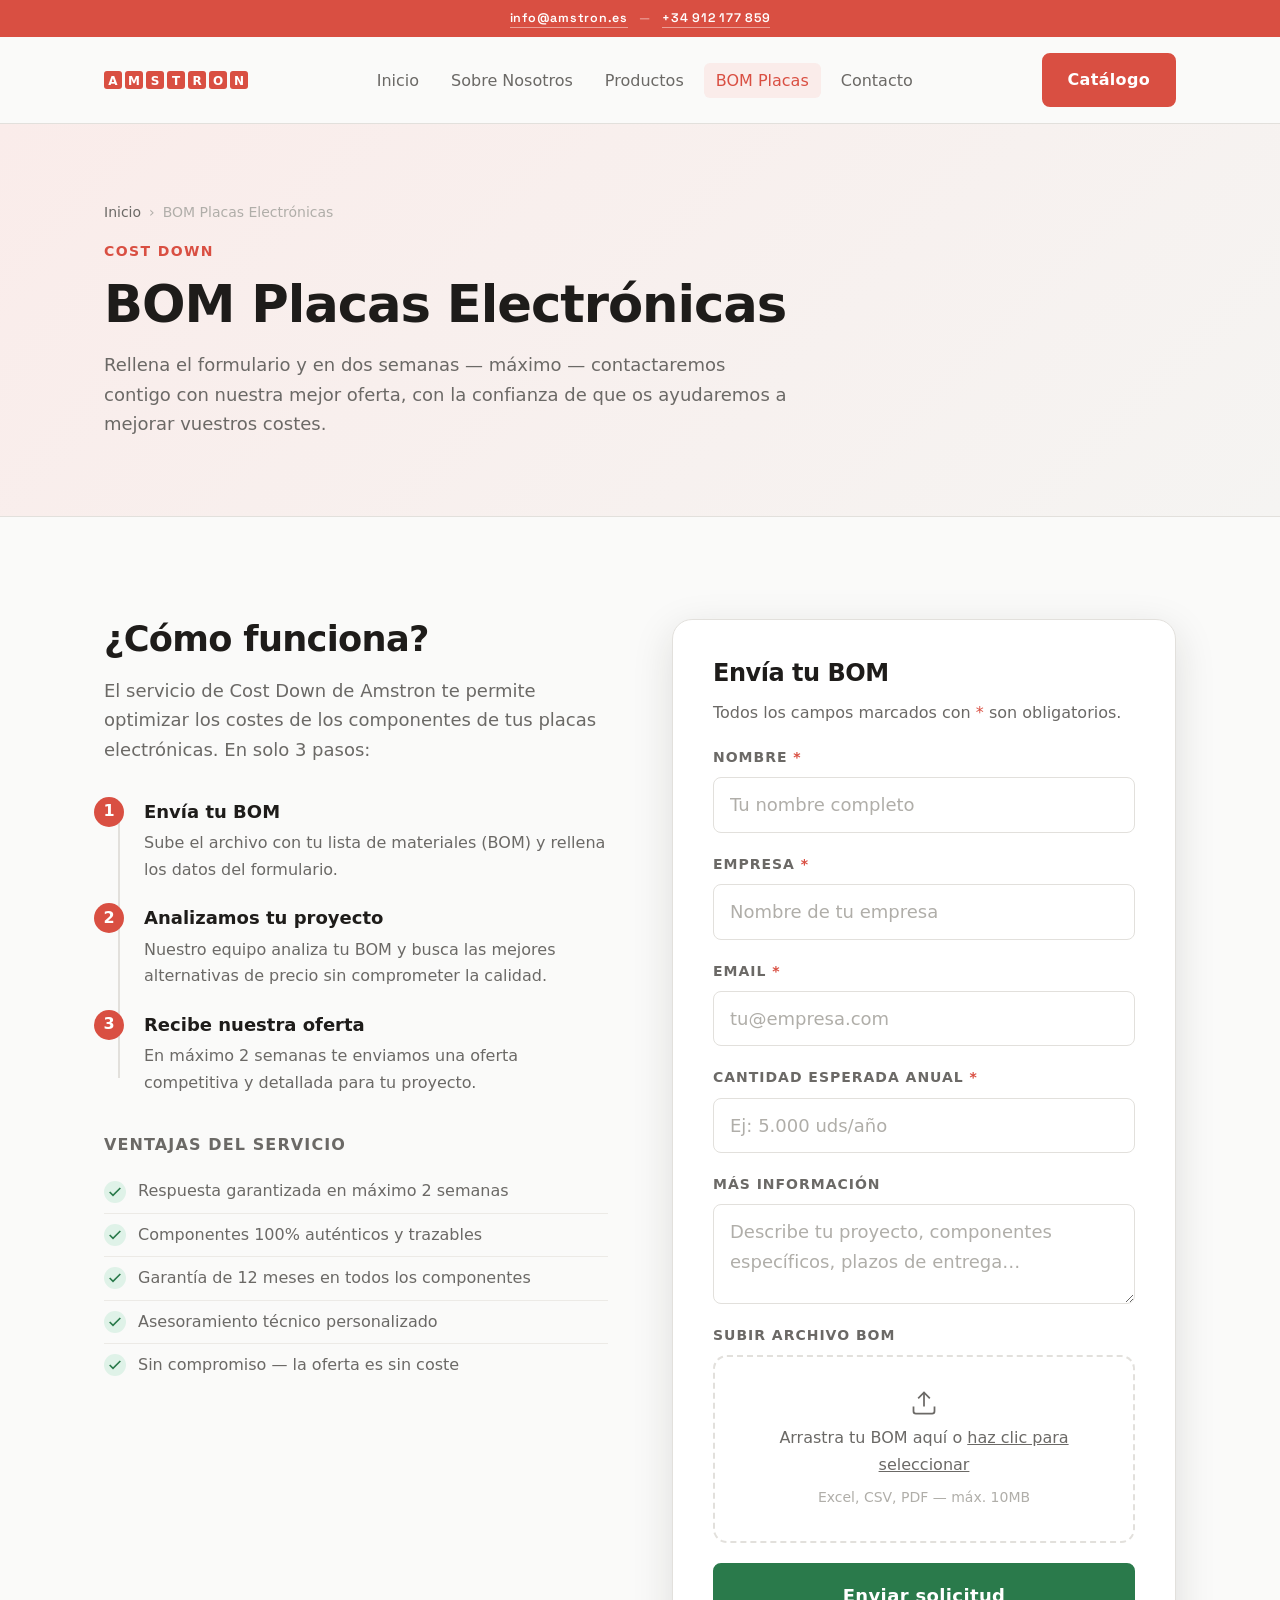
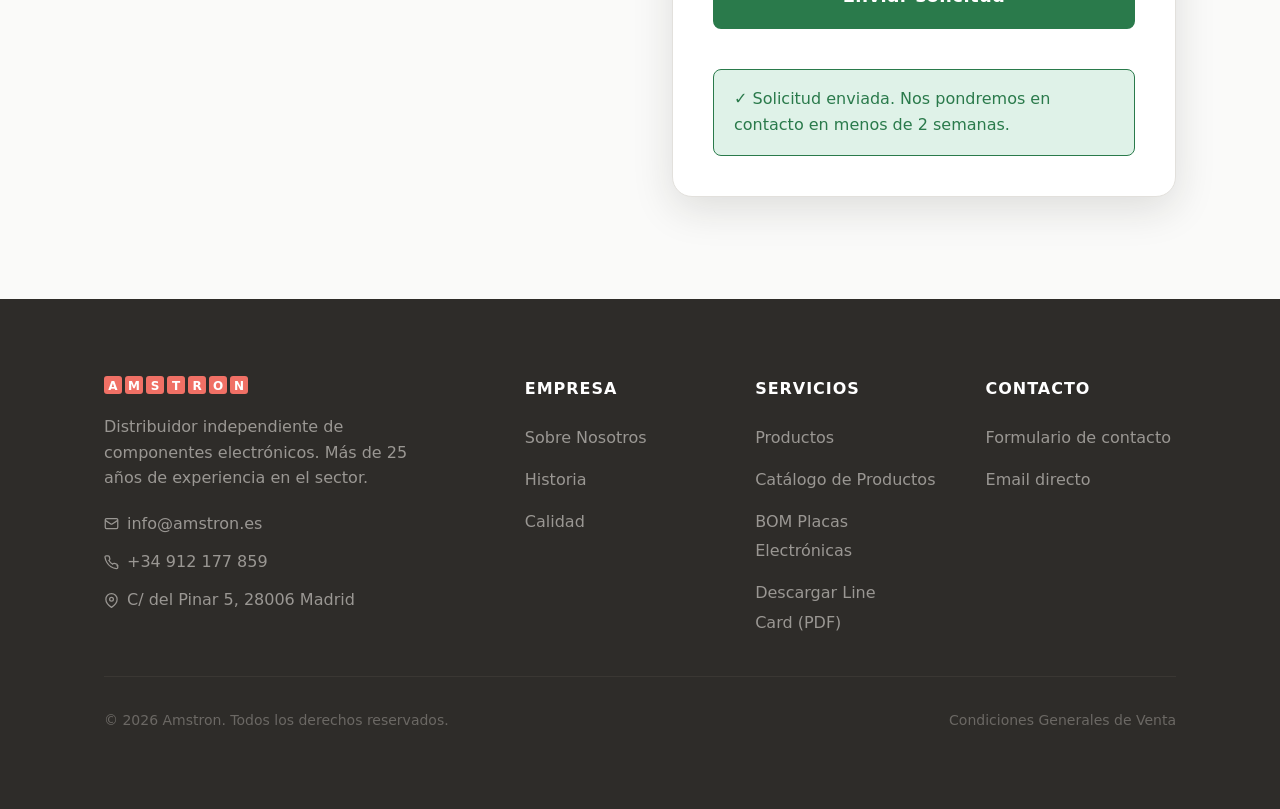
<file: bom.html>
<!DOCTYPE html>
<html lang="es">
<head>
  <meta charset="UTF-8" />
  <meta name="viewport" content="width=device-width, initial-scale=1.0" />
  <link rel="preconnect" href="https://api.fontshare.com" />
  <link href="https://api.fontshare.com/v2/css?f[]=cabinet-grotesk@800,700,500,400&f[]=satoshi@700,500,400&display=swap" rel="stylesheet" />
  <link rel="preconnect" href="https://fonts.googleapis.com" />
  <link rel="preconnect" href="https://fonts.gstatic.com" crossorigin />
  <link href="https://fonts.googleapis.com/css2?family=Space+Grotesk:wght@400;500;600&display=swap" rel="stylesheet" />
  <title>BOM Placas Electrónicas — Amstron</title>
  <meta name="description" content="Envíanos tu BOM (Bill of Materials) y te ofrecemos el mejor precio en dos semanas. Servicio de Cost Down para placas electrónicas." />
  
  
  <link rel="stylesheet" href="css/tokens.css" />
  <link rel="stylesheet" href="css/base.css" />
  <link rel="stylesheet" href="css/layout.css" />
  <link rel="stylesheet" href="css/bom.css" />
</head>
<body>

  <div id="site-header"></div>

  <main>
    <div class="page-hero">
      <div class="container">
        <nav class="breadcrumb">
          <a href="index.html">Inicio</a>
          <span>›</span>
          <span>BOM Placas Electrónicas</span>
        </nav>
        <p class="page-hero__eyebrow">Cost Down</p>
        <h1 class="page-hero__title">BOM Placas Electrónicas</h1>
        <p class="page-hero__sub">Rellena el formulario y en dos semanas — máximo — contactaremos contigo con nuestra mejor oferta, con la confianza de que os ayudaremos a mejorar vuestros costes.</p>
      </div>
    </div>

    <section class="section bom-section">
      <div class="container">
        <div class="bom-grid">

          <!-- LEFT: info -->
          <div class="bom-info reveal">
            <h2>¿Cómo funciona?</h2>
            <p>El servicio de Cost Down de Amstron te permite optimizar los costes de los componentes de tus placas electrónicas. En solo 3 pasos:</p>
            <div class="bom-steps">
              <div class="bom-step">
                <div class="bom-step__num">1</div>
                <div class="bom-step__content">
                  <strong>Envía tu BOM</strong>
                  <p>Sube el archivo con tu lista de materiales (BOM) y rellena los datos del formulario.</p>
                </div>
              </div>
              <div class="bom-step">
                <div class="bom-step__num">2</div>
                <div class="bom-step__content">
                  <strong>Analizamos tu proyecto</strong>
                  <p>Nuestro equipo analiza tu BOM y busca las mejores alternativas de precio sin comprometer la calidad.</p>
                </div>
              </div>
              <div class="bom-step">
                <div class="bom-step__num">3</div>
                <div class="bom-step__content">
                  <strong>Recibe nuestra oferta</strong>
                  <p>En máximo 2 semanas te enviamos una oferta competitiva y detallada para tu proyecto.</p>
                </div>
              </div>
            </div>

            <div class="bom-benefits">
              <h3>Ventajas del servicio</h3>
              <div class="benefit-item">
                <div class="benefit-icon">
                  <svg width="16" height="16" viewBox="0 0 24 24" fill="none" stroke="currentColor" stroke-width="2.5"><polyline points="20 6 9 17 4 12"/></svg>
                </div>
                <span>Respuesta garantizada en máximo 2 semanas</span>
              </div>
              <div class="benefit-item">
                <div class="benefit-icon">
                  <svg width="16" height="16" viewBox="0 0 24 24" fill="none" stroke="currentColor" stroke-width="2.5"><polyline points="20 6 9 17 4 12"/></svg>
                </div>
                <span>Componentes 100% auténticos y trazables</span>
              </div>
              <div class="benefit-item">
                <div class="benefit-icon">
                  <svg width="16" height="16" viewBox="0 0 24 24" fill="none" stroke="currentColor" stroke-width="2.5"><polyline points="20 6 9 17 4 12"/></svg>
                </div>
                <span>Garantía de 12 meses en todos los componentes</span>
              </div>
              <div class="benefit-item">
                <div class="benefit-icon">
                  <svg width="16" height="16" viewBox="0 0 24 24" fill="none" stroke="currentColor" stroke-width="2.5"><polyline points="20 6 9 17 4 12"/></svg>
                </div>
                <span>Asesoramiento técnico personalizado</span>
              </div>
              <div class="benefit-item">
                <div class="benefit-icon">
                  <svg width="16" height="16" viewBox="0 0 24 24" fill="none" stroke="currentColor" stroke-width="2.5"><polyline points="20 6 9 17 4 12"/></svg>
                </div>
                <span>Sin compromiso — la oferta es sin coste</span>
              </div>
            </div>
          </div>

          <!-- RIGHT: form -->
          <div class="bom-form-wrap reveal reveal-delay-2">
            <div class="bom-form-card">
              <h3>Envía tu BOM</h3>
              <p class="bom-form-sub">Todos los campos marcados con <span style="color: var(--color-primary);">*</span> son obligatorios.</p>
              <form class="contact-form bom-form" novalidate>
                <div class="form-group">
                  <label for="bnom">Nombre <span style="color: var(--color-primary);">*</span></label>
                  <input type="text" id="bnom" class="form-control" placeholder="Tu nombre completo" required />
                </div>
                <div class="form-group">
                  <label for="bemp">Empresa <span style="color: var(--color-primary);">*</span></label>
                  <input type="text" id="bemp" class="form-control" placeholder="Nombre de tu empresa" required />
                </div>
                <div class="form-group">
                  <label for="bemail">Email <span style="color: var(--color-primary);">*</span></label>
                  <input type="email" id="bemail" class="form-control" placeholder="tu@empresa.com" required />
                </div>
                <div class="form-group">
                  <label for="bcantidad">Cantidad esperada anual <span style="color: var(--color-primary);">*</span></label>
                  <input type="text" id="bcantidad" class="form-control" placeholder="Ej: 5.000 uds/año" required />
                </div>
                <div class="form-group">
                  <label for="binfo">Más información</label>
                  <textarea id="binfo" class="form-control" placeholder="Describe tu proyecto, componentes específicos, plazos de entrega…" style="min-height: 100px;"></textarea>
                </div>
                <div class="form-group">
                  <label for="bfile">Subir archivo BOM</label>
                  <div class="file-upload-area" onclick="document.getElementById('bfile').click()">
                    <svg width="28" height="28" viewBox="0 0 24 24" fill="none" stroke="currentColor" stroke-width="1.5"><path d="M21 15v4a2 2 0 0 1-2 2H5a2 2 0 0 1-2-2v-4"/><polyline points="17 8 12 3 7 8"/><line x1="12" y1="3" x2="12" y2="15"/></svg>
                    <span class="file-upload-label">Arrastra tu BOM aquí o <u>haz clic para seleccionar</u></span>
                    <span class="file-upload-hint">Excel, CSV, PDF — máx. 10MB</span>
                    <input type="file" id="bfile" accept=".xlsx,.xls,.csv,.pdf" style="display:none;" />
                  </div>
                </div>
                <button type="submit" class="btn btn--cta btn--lg" style="width: 100%; justify-content: center;" data-label="Enviar solicitud">Enviar solicitud</button>
                <div class="form-message form-message--success" style="margin-top: var(--space-5);">✓ Solicitud enviada. Nos pondremos en contacto en menos de 2 semanas.</div>
                <div class="form-message form-message--error" style="display: none; margin-top: var(--space-5);"></div>
              </form>
            </div>
          </div>
        </div>
      </div>
    </section>
  </main>

  <div id="site-footer"></div>

  <script src="js/components.js"></script>
  <script src="js/main.js"></script>
  <script>
    // File upload preview
    document.getElementById('bfile').addEventListener('change', function () {
      const label = document.querySelector('.file-upload-label');
      if (this.files.length > 0) {
        label.textContent = '✓ ' + this.files[0].name;
      }
    });
  </script>
</body>
</html>
</file>
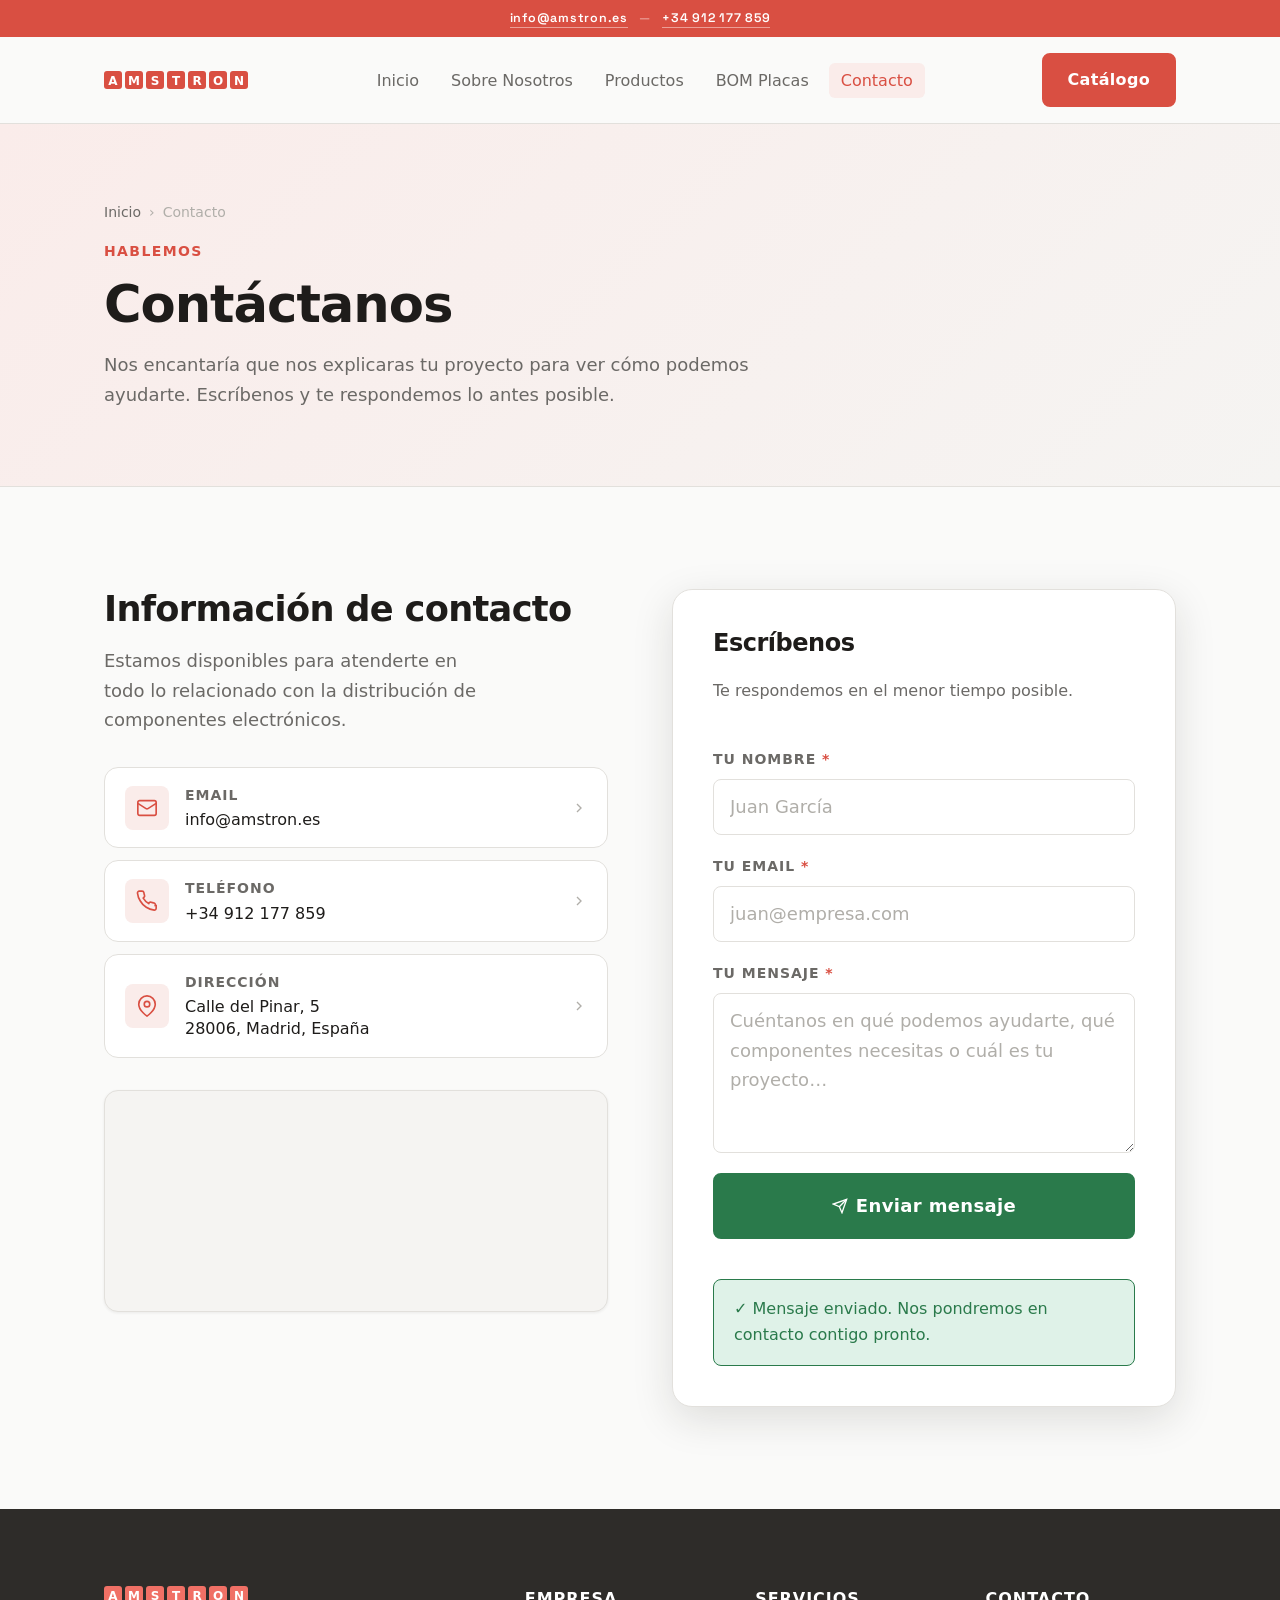
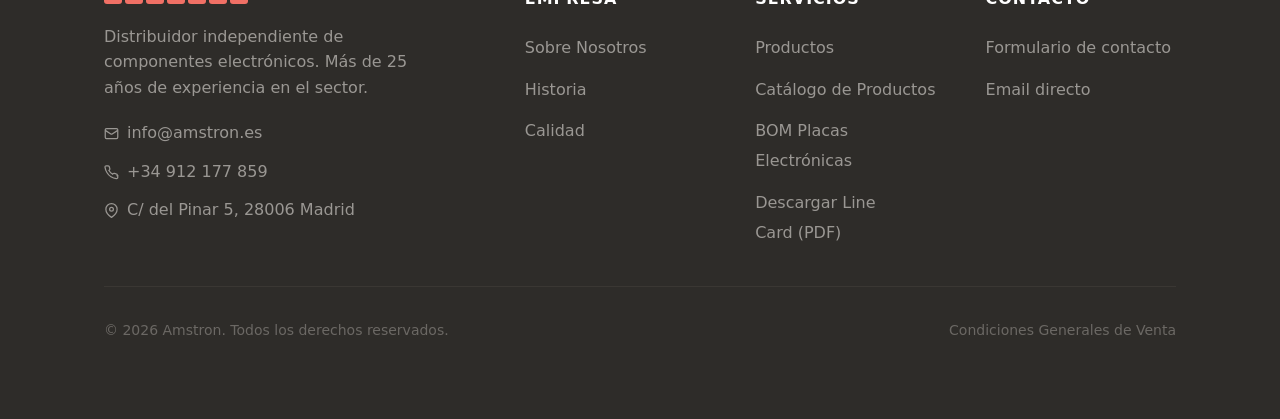
<file: contacto.html>
<!DOCTYPE html>
<html lang="es">
<head>
  <meta charset="UTF-8" />
  <meta name="viewport" content="width=device-width, initial-scale=1.0" />
  <link rel="preconnect" href="https://api.fontshare.com" />
  <link href="https://api.fontshare.com/v2/css?f[]=cabinet-grotesk@800,700,500,400&f[]=satoshi@700,500,400&display=swap" rel="stylesheet" />
  <link rel="preconnect" href="https://fonts.googleapis.com" />
  <link rel="preconnect" href="https://fonts.gstatic.com" crossorigin />
  <link href="https://fonts.googleapis.com/css2?family=Space+Grotesk:wght@400;500;600&display=swap" rel="stylesheet" />
  <title>Contacto — Amstron</title>
  <meta name="description" content="Contacta con Amstron para cualquier consulta sobre componentes electrónicos. Estamos en Madrid y respondemos rápidamente." />
  
  
  <link rel="stylesheet" href="css/tokens.css" />
  <link rel="stylesheet" href="css/base.css" />
  <link rel="stylesheet" href="css/layout.css" />
  <link rel="stylesheet" href="css/contacto.css" />
</head>
<body>

  <div id="site-header"></div>

  <main>
    <div class="page-hero">
      <div class="container">
        <nav class="breadcrumb">
          <a href="index.html">Inicio</a>
          <span>›</span>
          <span>Contacto</span>
        </nav>
        <p class="page-hero__eyebrow">Hablemos</p>
        <h1 class="page-hero__title">Contáctanos</h1>
        <p class="page-hero__sub">Nos encantaría que nos explicaras tu proyecto para ver cómo podemos ayudarte. Escríbenos y te respondemos lo antes posible.</p>
      </div>
    </div>

    <section class="section contacto-section">
      <div class="container">
        <div class="contacto-grid">

          <!-- LEFT: info & details -->
          <div class="contacto-info reveal">
            <h2>Información de contacto</h2>
            <p class="contacto-intro">Estamos disponibles para atenderte en todo lo relacionado con la distribución de componentes electrónicos.</p>

            <div class="contact-details">
              <a href="mailto:info@amstron.es" class="contact-detail-card">
                <div class="contact-detail-icon">
                  <svg width="22" height="22" viewBox="0 0 24 24" fill="none" stroke="currentColor" stroke-width="1.8"><rect x="2" y="4" width="20" height="16" rx="2"/><path d="m22 7-8.97 5.7a1.94 1.94 0 0 1-2.06 0L2 7"/></svg>
                </div>
                <div class="contact-detail-body">
                  <span class="contact-detail-label">Email</span>
                  <span class="contact-detail-value">info@amstron.es</span>
                </div>
                <svg class="contact-detail-arrow" width="16" height="16" viewBox="0 0 24 24" fill="none" stroke="currentColor" stroke-width="2"><path d="m9 18 6-6-6-6"/></svg>
              </a>

              <a href="tel:+34912177859" class="contact-detail-card">
                <div class="contact-detail-icon">
                  <svg width="22" height="22" viewBox="0 0 24 24" fill="none" stroke="currentColor" stroke-width="1.8"><path d="M22 16.92v3a2 2 0 0 1-2.18 2 19.79 19.79 0 0 1-8.63-3.07A19.5 19.5 0 0 1 4.69 12 19.79 19.79 0 0 1 1.61 3.4 2 2 0 0 1 3.6 1.22h3a2 2 0 0 1 2 1.72c.127.96.361 1.903.7 2.81a2 2 0 0 1-.45 2.11L7.91 8.77a16 16 0 0 0 6 6l.51-.93a2 2 0 0 1 2.11-.45 12.84 12.84 0 0 0 2.81.7A2 2 0 0 1 21 16.92z"/></svg>
                </div>
                <div class="contact-detail-body">
                  <span class="contact-detail-label">Teléfono</span>
                  <span class="contact-detail-value">+34 912 177 859</span>
                </div>
                <svg class="contact-detail-arrow" width="16" height="16" viewBox="0 0 24 24" fill="none" stroke="currentColor" stroke-width="2"><path d="m9 18 6-6-6-6"/></svg>
              </a>

              <a href="https://maps.google.com/?q=Calle+del+Pinar+5+28006+Madrid" target="_blank" rel="noopener" class="contact-detail-card">
                <div class="contact-detail-icon">
                  <svg width="22" height="22" viewBox="0 0 24 24" fill="none" stroke="currentColor" stroke-width="1.8"><path d="M21 10c0 7-9 13-9 13s-9-6-9-13a9 9 0 0 1 18 0z"/><circle cx="12" cy="10" r="3"/></svg>
                </div>
                <div class="contact-detail-body">
                  <span class="contact-detail-label">Dirección</span>
                  <span class="contact-detail-value">Calle del Pinar, 5<br>28006, Madrid, España</span>
                </div>
                <svg class="contact-detail-arrow" width="16" height="16" viewBox="0 0 24 24" fill="none" stroke="currentColor" stroke-width="2"><path d="m9 18 6-6-6-6"/></svg>
              </a>
            </div>

            <!-- Map embed placeholder -->
            <div class="map-block">
              <iframe
                title="Ubicación de Amstron en Madrid"
                src="https://www.google.com/maps/embed?pb=!1m18!1m12!1m3!1d3036.9!2d-3.682!3d40.438!2m3!1f0!2f0!3f0!3m2!1i1024!2i768!4f13.1!3m3!1m2!1s0xd4228836eed5d%3A0x1!2sCalle%20del%20Pinar%205%2C%2028006%20Madrid!5e0!3m2!1ses!2ses!4v1234567890"
                width="100%"
                height="220"
                style="border:0; border-radius: var(--radius-lg); display: block;"
                allowfullscreen=""
                loading="lazy"
                referrerpolicy="no-referrer-when-downgrade">
              </iframe>
            </div>
          </div>

          <!-- RIGHT: form -->
          <div class="contacto-form-wrap reveal reveal-delay-2">
            <div class="contacto-form-card">
              <h3>Escríbenos</h3>
              <p style="font-size: var(--text-sm); color: var(--color-text-muted); margin-bottom: var(--space-6);">Te respondemos en el menor tiempo posible.</p>
              <form class="contact-form" novalidate>
                <div class="form-group">
                  <label for="cname">Tu nombre <span style="color: var(--color-primary);">*</span></label>
                  <input type="text" id="cname" class="form-control" placeholder="Juan García" required />
                </div>
                <div class="form-group">
                  <label for="cemail">Tu email <span style="color: var(--color-primary);">*</span></label>
                  <input type="email" id="cemail" class="form-control" placeholder="juan@empresa.com" required />
                </div>
                <div class="form-group">
                  <label for="cmsg">Tu mensaje <span style="color: var(--color-primary);">*</span></label>
                  <textarea id="cmsg" class="form-control" placeholder="Cuéntanos en qué podemos ayudarte, qué componentes necesitas o cuál es tu proyecto…" required style="min-height: 160px;"></textarea>
                </div>
                <button type="submit" class="btn btn--cta btn--lg" style="width: 100%; justify-content: center;" data-label="Enviar mensaje">
                  <svg width="16" height="16" viewBox="0 0 24 24" fill="none" stroke="currentColor" stroke-width="2"><path d="m22 2-7 20-4-9-9-4 20-7z"/><path d="M22 2 11 13"/></svg>
                  Enviar mensaje
                </button>
                <div class="form-message form-message--success" style="margin-top: var(--space-5);">✓ Mensaje enviado. Nos pondremos en contacto contigo pronto.</div>
                <div class="form-message form-message--error" style="display: none; margin-top: var(--space-5);"></div>
              </form>
            </div>
          </div>

        </div>
      </div>
    </section>

  </main>

  <div id="site-footer"></div>

  <script src="js/components.js"></script>
  <script src="js/main.js"></script>
</body>
</html>
</file>
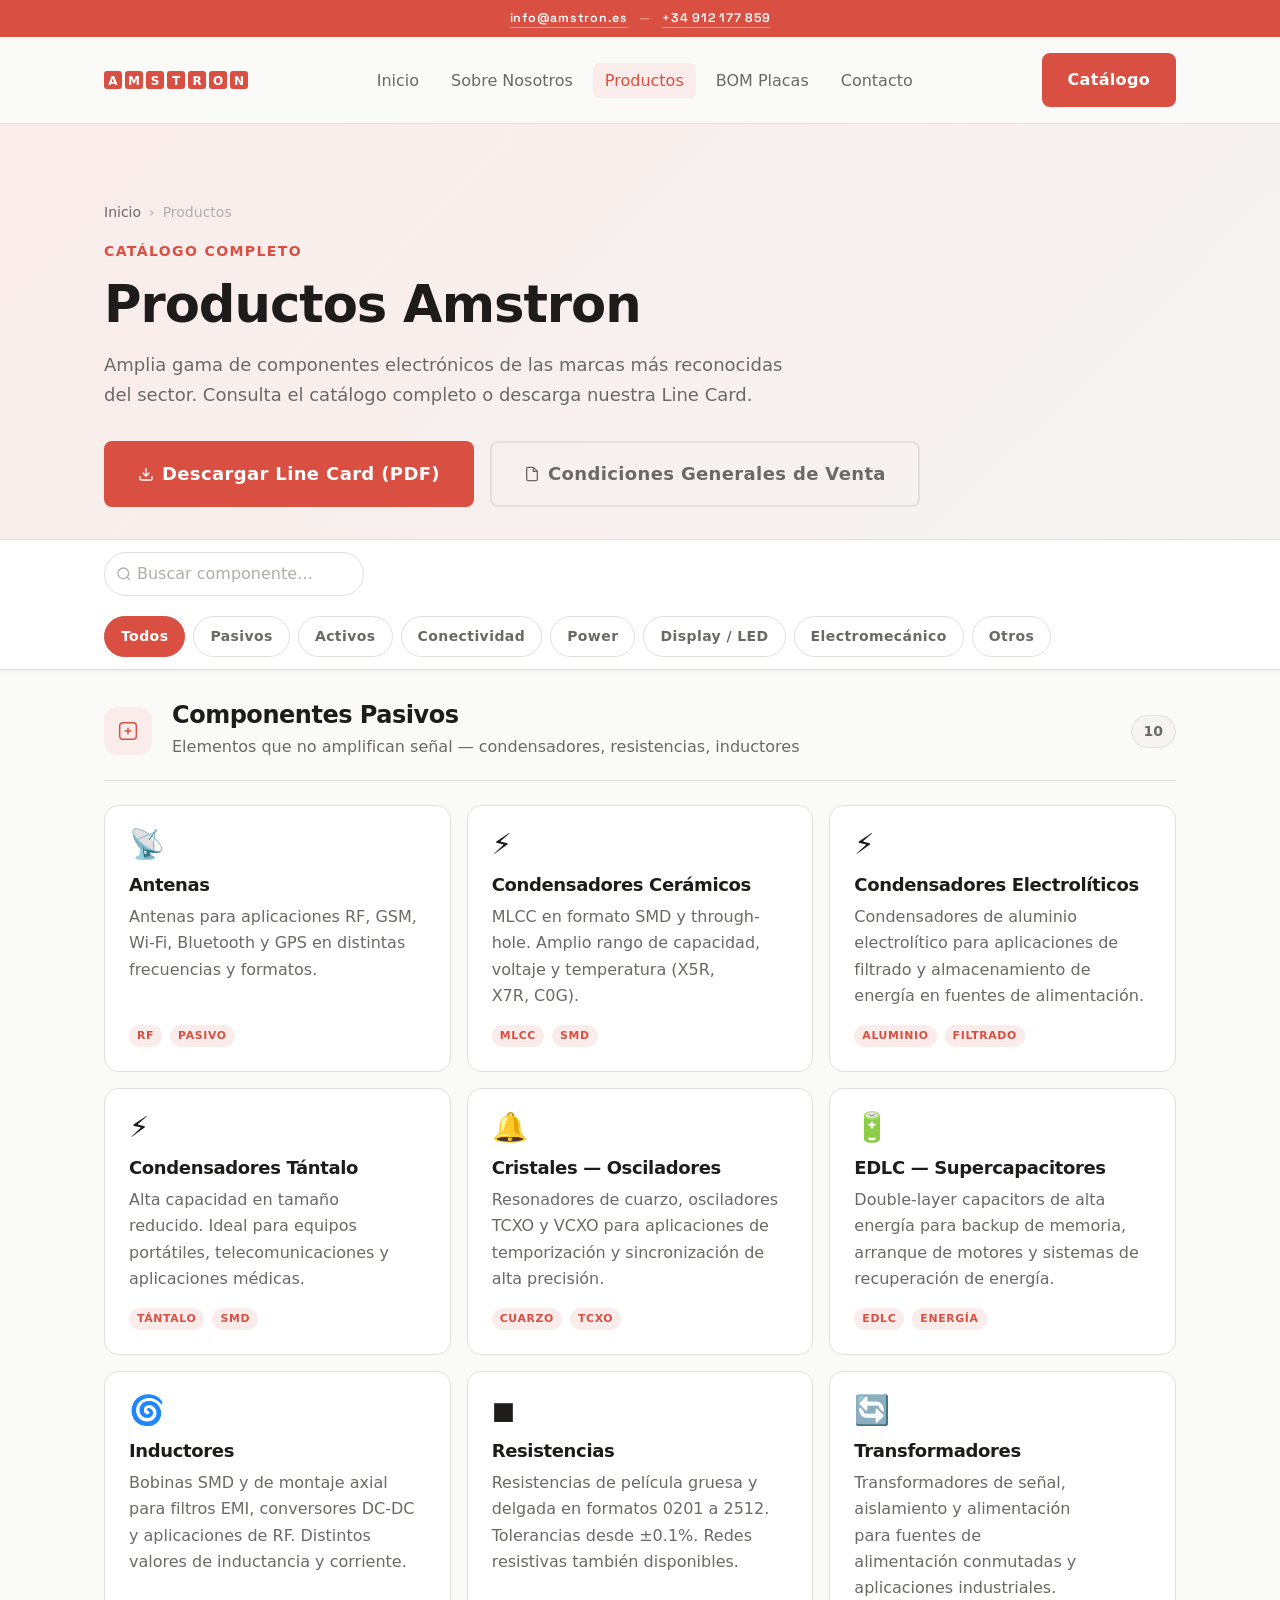
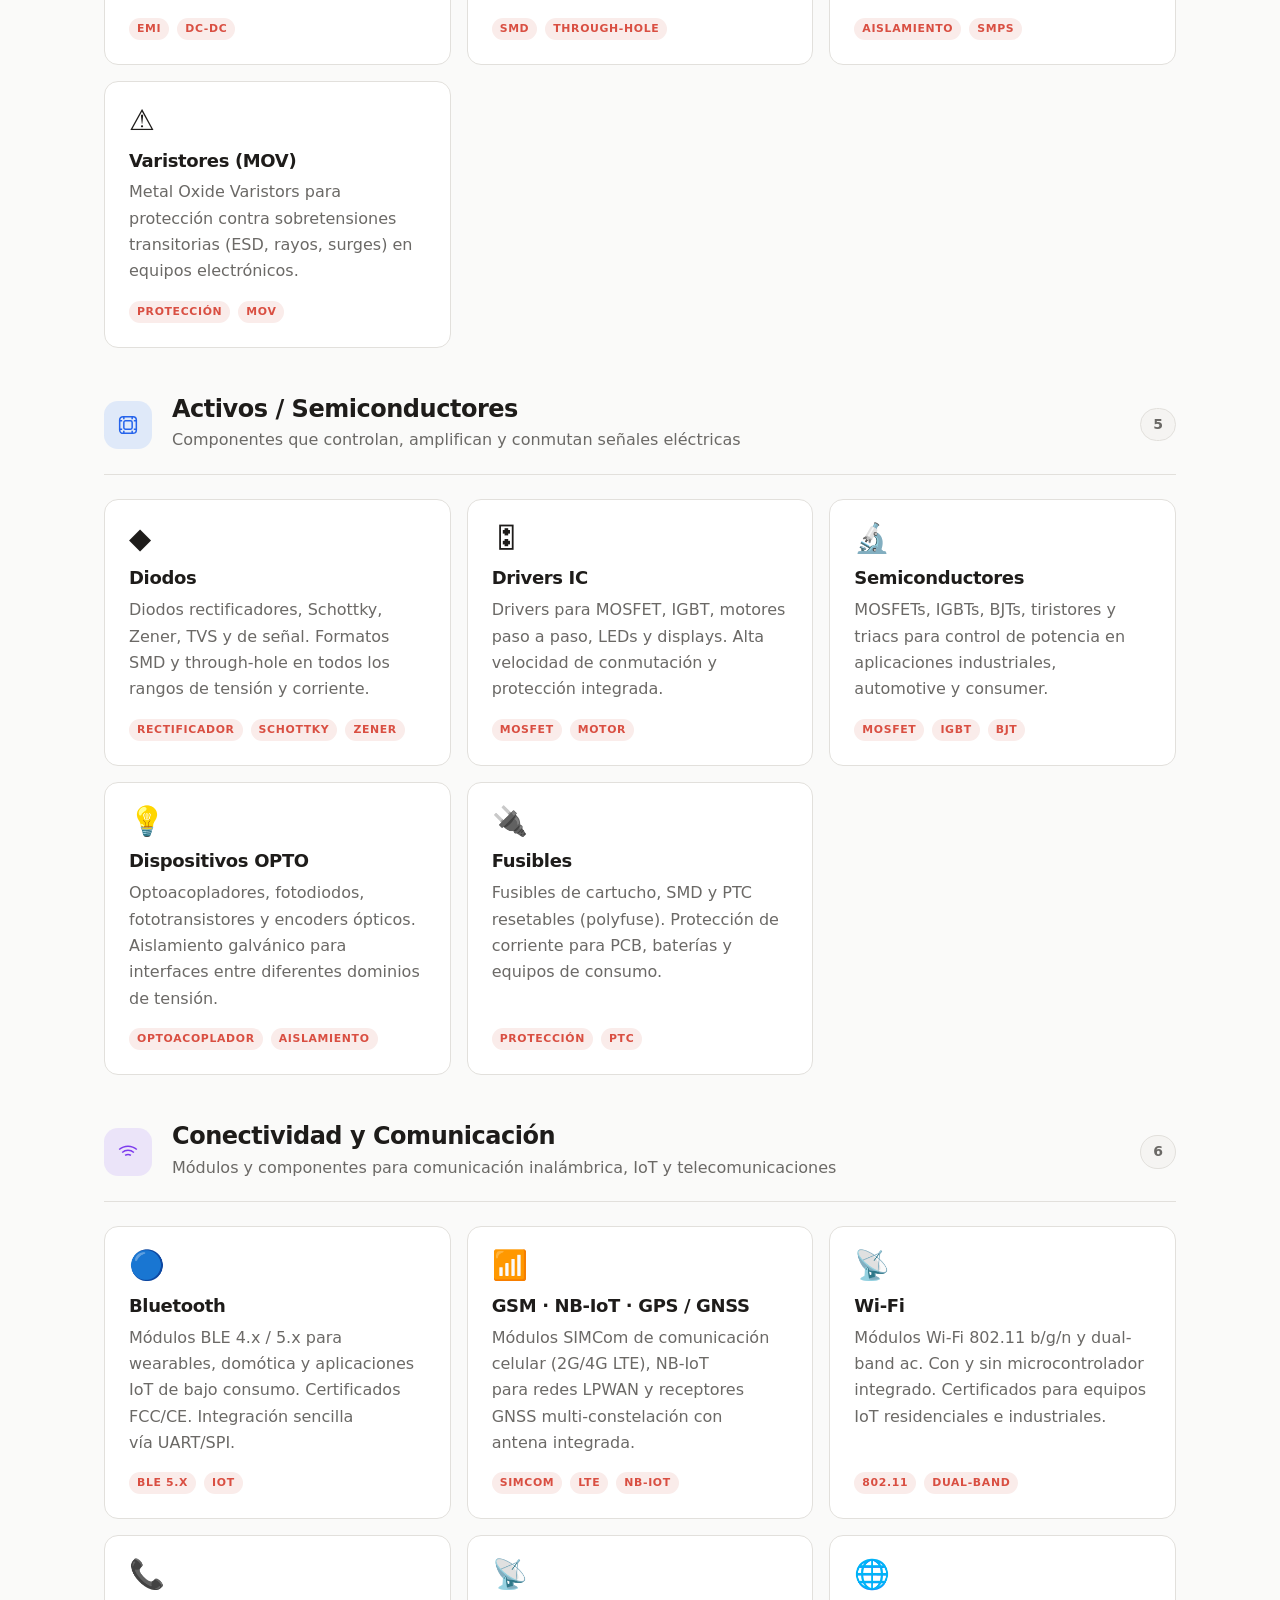
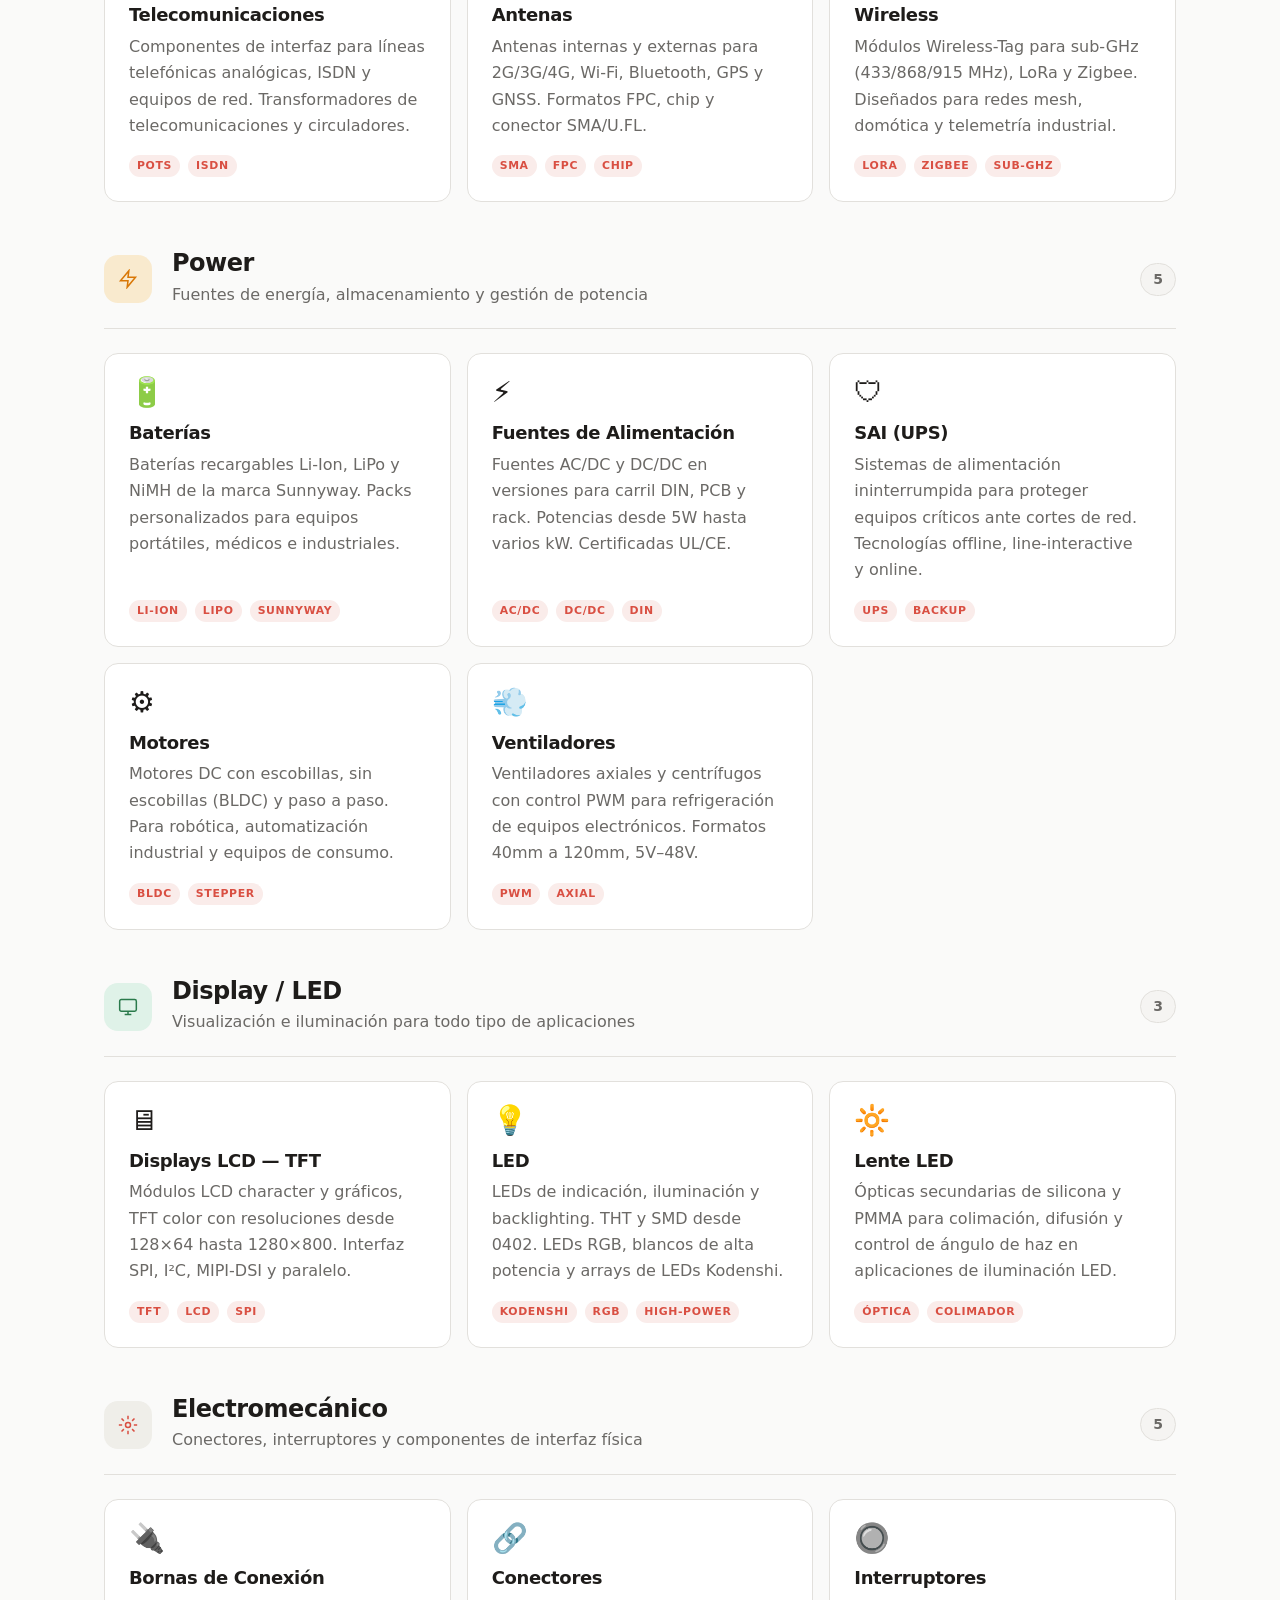
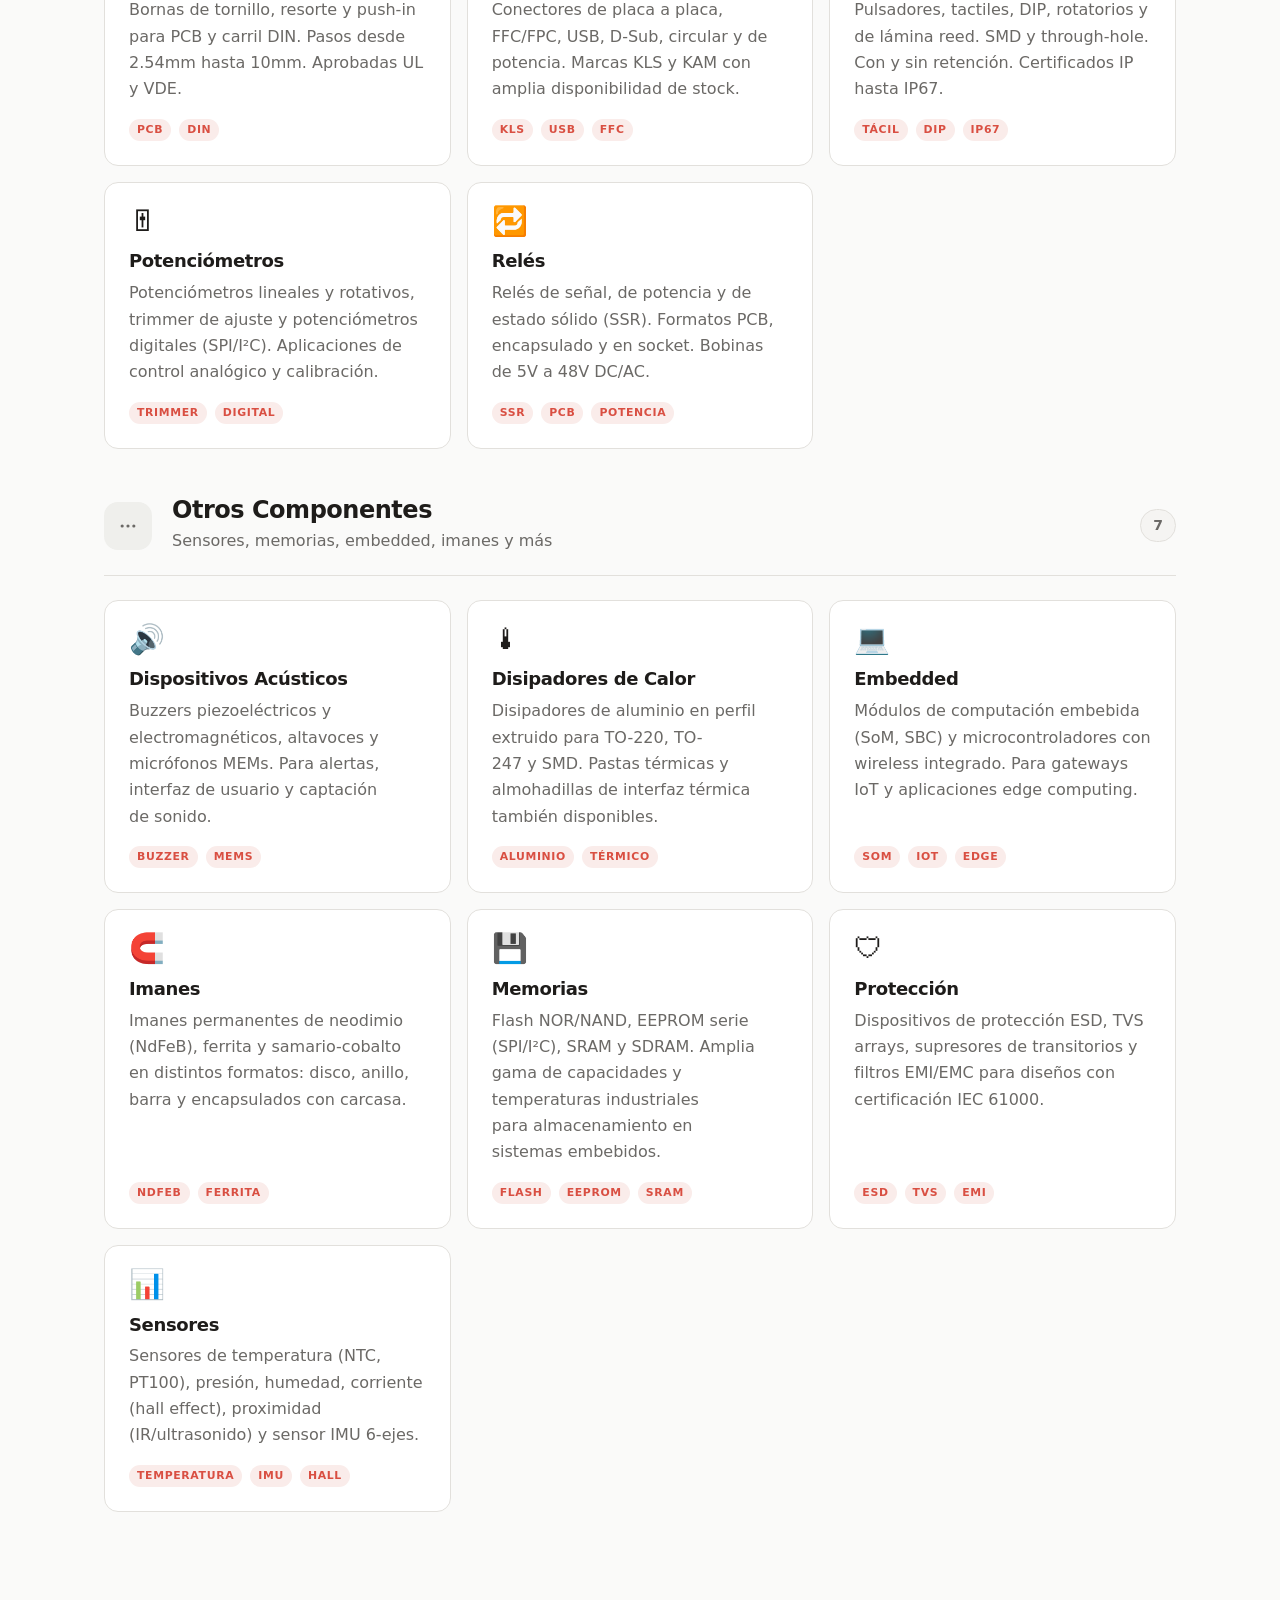
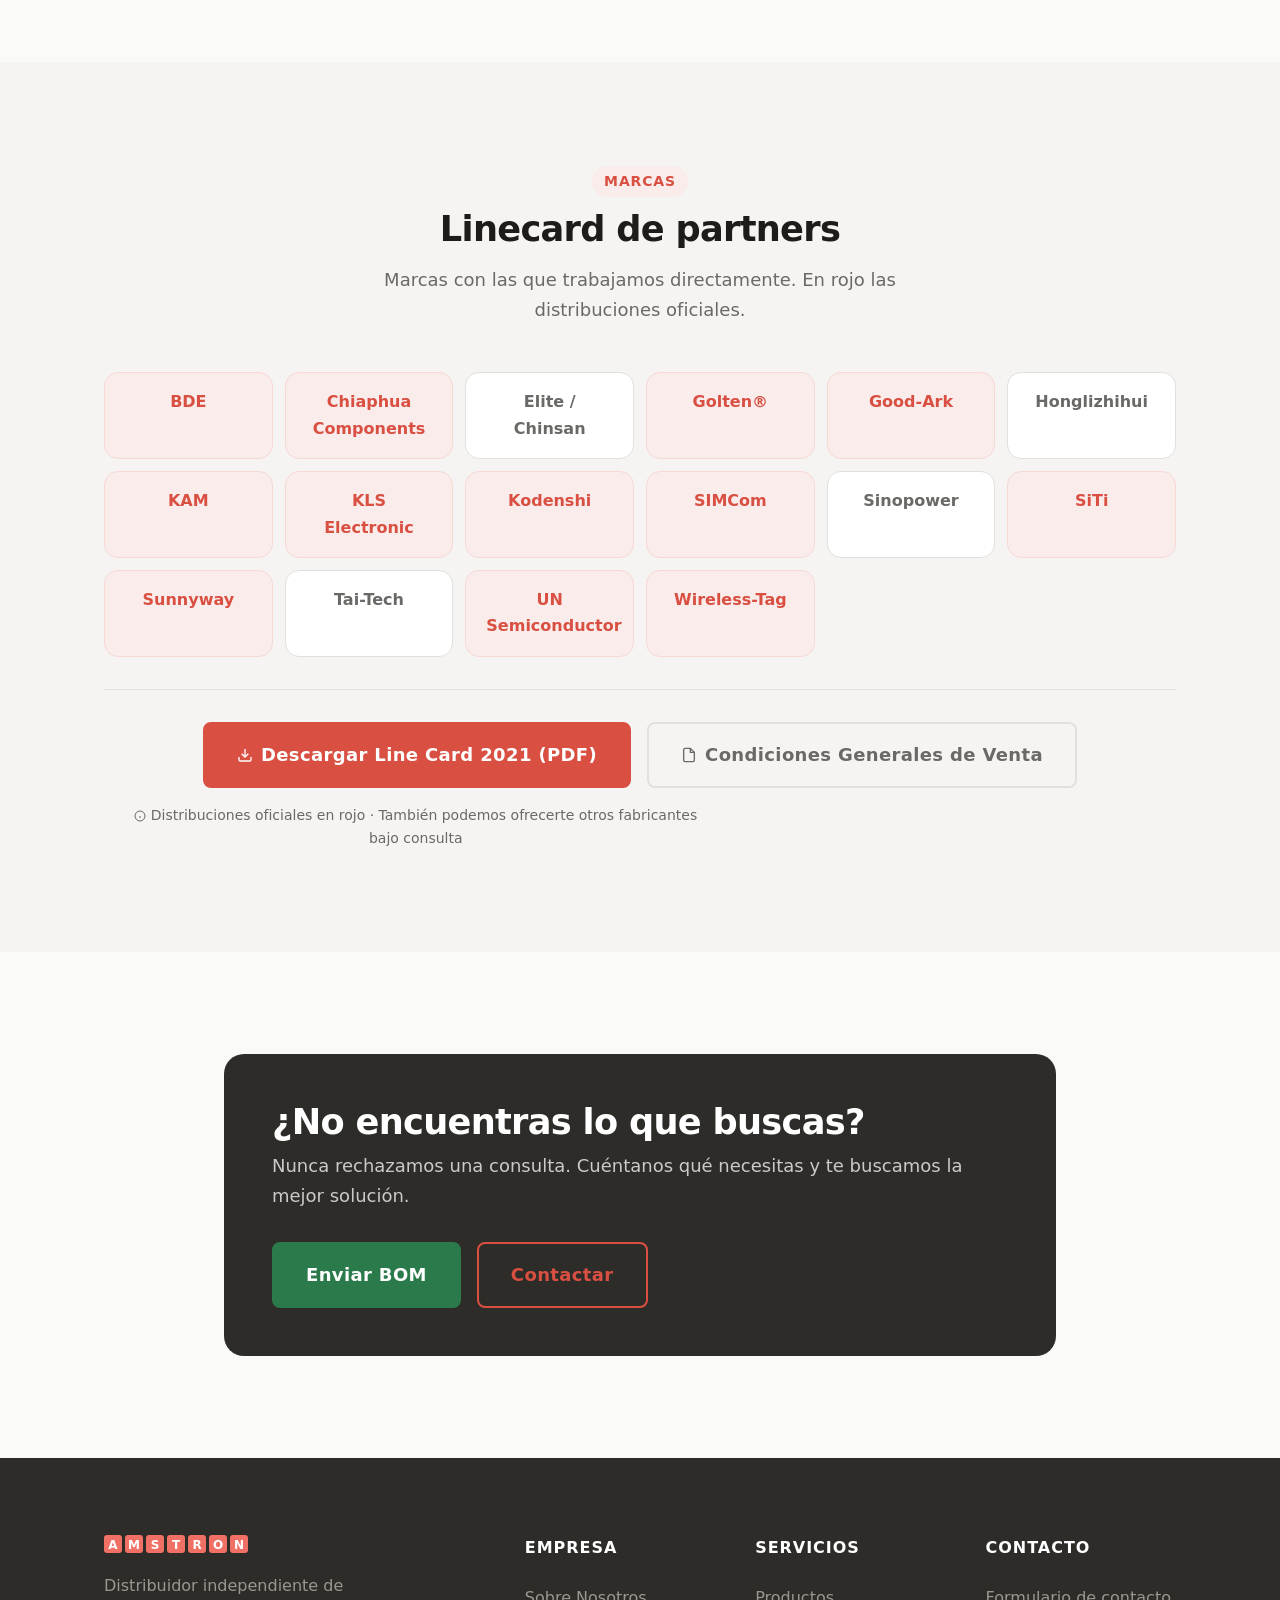
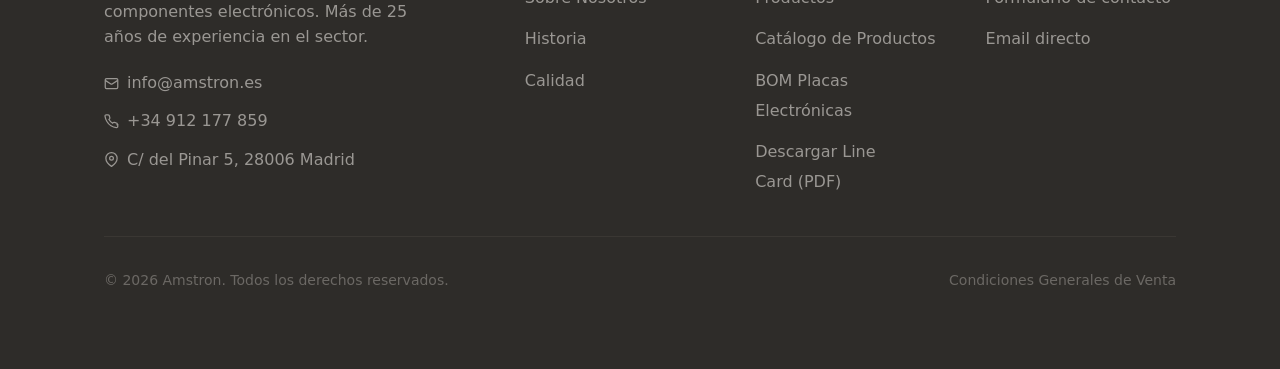
<file: productos.html>
<!DOCTYPE html>
<html lang="es">
<head>
  <meta charset="UTF-8" />
  <meta name="viewport" content="width=device-width, initial-scale=1.0" />
  <link rel="preconnect" href="https://api.fontshare.com" />
  <link href="https://api.fontshare.com/v2/css?f[]=cabinet-grotesk@800,700,500,400&f[]=satoshi@700,500,400&display=swap" rel="stylesheet" />
  <link rel="preconnect" href="https://fonts.googleapis.com" />
  <link rel="preconnect" href="https://fonts.gstatic.com" crossorigin />
  <link href="https://fonts.googleapis.com/css2?family=Space+Grotesk:wght@400;500;600&display=swap" rel="stylesheet" />
  <title>Catálogo de Productos — Amstron</title>
  <meta name="description" content="Catálogo completo de componentes electrónicos de Amstron: pasivos, activos, semiconductores, conectividad, power, displays, electromecánico y más." />
  <link rel="stylesheet" href="css/tokens.css" />
  <link rel="stylesheet" href="css/base.css" />
  <link rel="stylesheet" href="css/layout.css" />
  <link rel="stylesheet" href="css/productos.css" />
</head>
<body>

  <div id="site-header"></div>

  <main>
    <!-- PAGE HERO -->
    <div class="page-hero">
      <div class="container">
        <nav class="breadcrumb" aria-label="Ruta de navegación">
          <a href="index.html">Inicio</a>
          <span>›</span>
          <span>Productos</span>
        </nav>
        <p class="page-hero__eyebrow">Catálogo completo</p>
        <h1 class="page-hero__title">Productos Amstron</h1>
        <p class="page-hero__sub">Amplia gama de componentes electrónicos de las marcas más reconocidas del sector. Consulta el catálogo completo o descarga nuestra Line Card.</p>

        <!-- Download + Filter bar -->
        <div class="hero-actions">
          <a href="assets/docs/linecard-2021.pdf" download class="btn btn--primary btn--lg" id="linecard-btn">
            <svg width="16" height="16" viewBox="0 0 24 24" fill="none" stroke="currentColor" stroke-width="2"><path d="M21 15v4a2 2 0 0 1-2 2H5a2 2 0 0 1-2-2v-4"/><polyline points="7 10 12 15 17 10"/><line x1="12" y1="15" x2="12" y2="3"/></svg>
            Descargar Line Card (PDF)
          </a>
          <a href="assets/docs/condiciones-generales-venta.pdf" download class="btn btn--ghost btn--lg" id="cgv-btn">
            <svg width="16" height="16" viewBox="0 0 24 24" fill="none" stroke="currentColor" stroke-width="2"><path d="M14 2H6a2 2 0 0 0-2 2v16a2 2 0 0 0 2 2h12a2 2 0 0 0 2-2V8z"/><polyline points="14 2 14 8 20 8"/></svg>
            Condiciones Generales de Venta
          </a>
        </div>
      </div>
    </div>

    <!-- SEARCH + FILTER BAR -->
    <div class="filter-bar-wrap">
      <div class="container">
        <div class="filter-bar">
          <div class="search-wrap">
            <svg class="search-icon" width="16" height="16" viewBox="0 0 24 24" fill="none" stroke="currentColor" stroke-width="2"><circle cx="11" cy="11" r="8"/><line x1="21" y1="21" x2="16.65" y2="16.65"/></svg>
            <input type="search" id="product-search" class="search-input" placeholder="Buscar componente…" aria-label="Buscar producto" />
          </div>
          <div class="filter-chips" role="group" aria-label="Filtrar por familia">
            <button class="chip active" data-family="all">Todos</button>
            <button class="chip" data-family="pasivos">Pasivos</button>
            <button class="chip" data-family="activos">Activos</button>
            <button class="chip" data-family="conectividad">Conectividad</button>
            <button class="chip" data-family="power">Power</button>
            <button class="chip" data-family="display">Display / LED</button>
            <button class="chip" data-family="electro">Electromecánico</button>
            <button class="chip" data-family="otros">Otros</button>
          </div>
        </div>
        <p class="results-count" id="results-count"></p>
      </div>
    </div>

    <!-- CATALOGUE GRID -->
    <section class="section catalogue-section">
      <div class="container">

        <!-- ═══ PASIVOS ═══ -->
        <div class="family-block" data-family="pasivos">
          <div class="family-header">
            <div class="family-icon family-icon--pasivos">
              <svg width="20" height="20" viewBox="0 0 24 24" fill="none" stroke="currentColor" stroke-width="1.8"><rect x="2" y="2" width="20" height="20" rx="4"/><path d="M8 12h8M12 8v8"/></svg>
            </div>
            <div>
              <h2 class="family-title">Componentes Pasivos</h2>
              <p class="family-sub">Elementos que no amplifican señal — condensadores, resistencias, inductores</p>
            </div>
            <span class="family-count" data-family-count="pasivos"></span>
          </div>
          <div class="products-grid" id="grid-pasivos">
            <div class="product-card" data-family="pasivos" data-name="Antenas">
              <div class="product-card__icon">📡</div>
              <div class="product-card__body">
                <h3 class="product-card__name">Antenas</h3>
                <p class="product-card__desc">Antenas para aplicaciones RF, GSM, Wi-Fi, Bluetooth y GPS en distintas frecuencias y formatos.</p>
              </div>
              <div class="product-card__tags"><span class="tag tag--primary">RF</span><span class="tag tag--primary">Pasivo</span></div>
            </div>
            <div class="product-card" data-family="pasivos" data-name="Condensadores Cerámicos">
              <div class="product-card__icon">⚡</div>
              <div class="product-card__body">
                <h3 class="product-card__name">Condensadores Cerámicos</h3>
                <p class="product-card__desc">MLCC en formato SMD y through-hole. Amplio rango de capacidad, voltaje y temperatura (X5R, X7R, C0G).</p>
              </div>
              <div class="product-card__tags"><span class="tag tag--primary">MLCC</span><span class="tag tag--primary">SMD</span></div>
            </div>
            <div class="product-card" data-family="pasivos" data-name="Condensadores Electrolíticos">
              <div class="product-card__icon">⚡</div>
              <div class="product-card__body">
                <h3 class="product-card__name">Condensadores Electrolíticos</h3>
                <p class="product-card__desc">Condensadores de aluminio electrolítico para aplicaciones de filtrado y almacenamiento de energía en fuentes de alimentación.</p>
              </div>
              <div class="product-card__tags"><span class="tag tag--primary">Aluminio</span><span class="tag tag--primary">Filtrado</span></div>
            </div>
            <div class="product-card" data-family="pasivos" data-name="Condensadores Tántalo">
              <div class="product-card__icon">⚡</div>
              <div class="product-card__body">
                <h3 class="product-card__name">Condensadores Tántalo</h3>
                <p class="product-card__desc">Alta capacidad en tamaño reducido. Ideal para equipos portátiles, telecomunicaciones y aplicaciones médicas.</p>
              </div>
              <div class="product-card__tags"><span class="tag tag--primary">Tántalo</span><span class="tag tag--primary">SMD</span></div>
            </div>
            <div class="product-card" data-family="pasivos" data-name="Cristales Osciladores">
              <div class="product-card__icon">🔔</div>
              <div class="product-card__body">
                <h3 class="product-card__name">Cristales — Osciladores</h3>
                <p class="product-card__desc">Resonadores de cuarzo, osciladores TCXO y VCXO para aplicaciones de temporización y sincronización de alta precisión.</p>
              </div>
              <div class="product-card__tags"><span class="tag tag--primary">Cuarzo</span><span class="tag tag--primary">TCXO</span></div>
            </div>
            <div class="product-card" data-family="pasivos" data-name="EDLC Supercapacitores">
              <div class="product-card__icon">🔋</div>
              <div class="product-card__body">
                <h3 class="product-card__name">EDLC — Supercapacitores</h3>
                <p class="product-card__desc">Double-layer capacitors de alta energía para backup de memoria, arranque de motores y sistemas de recuperación de energía.</p>
              </div>
              <div class="product-card__tags"><span class="tag tag--primary">EDLC</span><span class="tag tag--primary">Energía</span></div>
            </div>
            <div class="product-card" data-family="pasivos" data-name="Inductores">
              <div class="product-card__icon">🌀</div>
              <div class="product-card__body">
                <h3 class="product-card__name">Inductores</h3>
                <p class="product-card__desc">Bobinas SMD y de montaje axial para filtros EMI, conversores DC-DC y aplicaciones de RF. Distintos valores de inductancia y corriente.</p>
              </div>
              <div class="product-card__tags"><span class="tag tag--primary">EMI</span><span class="tag tag--primary">DC-DC</span></div>
            </div>
            <div class="product-card" data-family="pasivos" data-name="Resistencias">
              <div class="product-card__icon">◼</div>
              <div class="product-card__body">
                <h3 class="product-card__name">Resistencias</h3>
                <p class="product-card__desc">Resistencias de película gruesa y delgada en formatos 0201 a 2512. Tolerancias desde ±0.1%. Redes resistivas también disponibles.</p>
              </div>
              <div class="product-card__tags"><span class="tag tag--primary">SMD</span><span class="tag tag--primary">Through-hole</span></div>
            </div>
            <div class="product-card" data-family="pasivos" data-name="Transformadores">
              <div class="product-card__icon">🔄</div>
              <div class="product-card__body">
                <h3 class="product-card__name">Transformadores</h3>
                <p class="product-card__desc">Transformadores de señal, aislamiento y alimentación para fuentes de alimentación conmutadas y aplicaciones industriales.</p>
              </div>
              <div class="product-card__tags"><span class="tag tag--primary">Aislamiento</span><span class="tag tag--primary">SMPS</span></div>
            </div>
            <div class="product-card" data-family="pasivos" data-name="Varistores">
              <div class="product-card__icon">⚠</div>
              <div class="product-card__body">
                <h3 class="product-card__name">Varistores (MOV)</h3>
                <p class="product-card__desc">Metal Oxide Varistors para protección contra sobretensiones transitorias (ESD, rayos, surges) en equipos electrónicos.</p>
              </div>
              <div class="product-card__tags"><span class="tag tag--primary">Protección</span><span class="tag tag--primary">MOV</span></div>
            </div>
          </div>
        </div>

        <!-- ═══ ACTIVOS / SEMICONDUCTORES ═══ -->
        <div class="family-block" data-family="activos">
          <div class="family-header">
            <div class="family-icon family-icon--activos">
              <svg width="20" height="20" viewBox="0 0 24 24" fill="none" stroke="currentColor" stroke-width="1.8"><rect x="2" y="2" width="20" height="20" rx="4"/><rect x="7" y="7" width="10" height="10" rx="2"/><path d="M7 2v3M17 2v3M7 19v3M17 19v3M2 7h3M2 17h3M19 7h3M19 17h3"/></svg>
            </div>
            <div>
              <h2 class="family-title">Activos / Semiconductores</h2>
              <p class="family-sub">Componentes que controlan, amplifican y conmutan señales eléctricas</p>
            </div>
            <span class="family-count" data-family-count="activos"></span>
          </div>
          <div class="products-grid" id="grid-activos">
            <div class="product-card" data-family="activos" data-name="Diodos">
              <div class="product-card__icon">◆</div>
              <div class="product-card__body">
                <h3 class="product-card__name">Diodos</h3>
                <p class="product-card__desc">Diodos rectificadores, Schottky, Zener, TVS y de señal. Formatos SMD y through-hole en todos los rangos de tensión y corriente.</p>
              </div>
              <div class="product-card__tags"><span class="tag tag--primary">Rectificador</span><span class="tag tag--primary">Schottky</span><span class="tag tag--primary">Zener</span></div>
            </div>
            <div class="product-card" data-family="activos" data-name="Drivers IC">
              <div class="product-card__icon">🎛</div>
              <div class="product-card__body">
                <h3 class="product-card__name">Drivers IC</h3>
                <p class="product-card__desc">Drivers para MOSFET, IGBT, motores paso a paso, LEDs y displays. Alta velocidad de conmutación y protección integrada.</p>
              </div>
              <div class="product-card__tags"><span class="tag tag--primary">MOSFET</span><span class="tag tag--primary">Motor</span></div>
            </div>
            <div class="product-card" data-family="activos" data-name="Semiconductores de potencia">
              <div class="product-card__icon">🔬</div>
              <div class="product-card__body">
                <h3 class="product-card__name">Semiconductores</h3>
                <p class="product-card__desc">MOSFETs, IGBTs, BJTs, tiristores y triacs para control de potencia en aplicaciones industriales, automotive y consumer.</p>
              </div>
              <div class="product-card__tags"><span class="tag tag--primary">MOSFET</span><span class="tag tag--primary">IGBT</span><span class="tag tag--primary">BJT</span></div>
            </div>
            <div class="product-card" data-family="activos" data-name="Dispositivos OPTO">
              <div class="product-card__icon">💡</div>
              <div class="product-card__body">
                <h3 class="product-card__name">Dispositivos OPTO</h3>
                <p class="product-card__desc">Optoacopladores, fotodiodos, fototransistores y encoders ópticos. Aislamiento galvánico para interfaces entre diferentes dominios de tensión.</p>
              </div>
              <div class="product-card__tags"><span class="tag tag--primary">Optoacoplador</span><span class="tag tag--primary">Aislamiento</span></div>
            </div>
            <div class="product-card" data-family="activos" data-name="Fusibles">
              <div class="product-card__icon">🔌</div>
              <div class="product-card__body">
                <h3 class="product-card__name">Fusibles</h3>
                <p class="product-card__desc">Fusibles de cartucho, SMD y PTC resetables (polyfuse). Protección de corriente para PCB, baterías y equipos de consumo.</p>
              </div>
              <div class="product-card__tags"><span class="tag tag--primary">Protección</span><span class="tag tag--primary">PTC</span></div>
            </div>
          </div>
        </div>

        <!-- ═══ CONECTIVIDAD ═══ -->
        <div class="family-block" data-family="conectividad">
          <div class="family-header">
            <div class="family-icon family-icon--conectividad">
              <svg width="20" height="20" viewBox="0 0 24 24" fill="none" stroke="currentColor" stroke-width="1.8"><path d="M5 12.55a11 11 0 0 1 14.08 0"/><path d="M1.42 9a16 16 0 0 1 21.16 0"/><path d="M8.53 16.11a6 6 0 0 1 6.95 0"/><line x1="12" y1="20" x2="12.01" y2="20"/></svg>
            </div>
            <div>
              <h2 class="family-title">Conectividad y Comunicación</h2>
              <p class="family-sub">Módulos y componentes para comunicación inalámbrica, IoT y telecomunicaciones</p>
            </div>
            <span class="family-count" data-family-count="conectividad"></span>
          </div>
          <div class="products-grid" id="grid-conectividad">
            <div class="product-card" data-family="conectividad" data-name="Bluetooth">
              <div class="product-card__icon">🔵</div>
              <div class="product-card__body">
                <h3 class="product-card__name">Bluetooth</h3>
                <p class="product-card__desc">Módulos BLE 4.x / 5.x para wearables, domótica y aplicaciones IoT de bajo consumo. Certificados FCC/CE. Integración sencilla vía UART/SPI.</p>
              </div>
              <div class="product-card__tags"><span class="tag tag--primary">BLE 5.x</span><span class="tag tag--primary">IoT</span></div>
            </div>
            <div class="product-card" data-family="conectividad" data-name="GSM NB-IoT GPS GNSS">
              <div class="product-card__icon">📶</div>
              <div class="product-card__body">
                <h3 class="product-card__name">GSM · NB-IoT · GPS / GNSS</h3>
                <p class="product-card__desc">Módulos SIMCom de comunicación celular (2G/4G LTE), NB-IoT para redes LPWAN y receptores GNSS multi-constelación con antena integrada.</p>
              </div>
              <div class="product-card__tags"><span class="tag tag--primary">SIMCom</span><span class="tag tag--primary">LTE</span><span class="tag tag--primary">NB-IoT</span></div>
            </div>
            <div class="product-card" data-family="conectividad" data-name="Wi-Fi">
              <div class="product-card__icon">📡</div>
              <div class="product-card__body">
                <h3 class="product-card__name">Wi-Fi</h3>
                <p class="product-card__desc">Módulos Wi-Fi 802.11 b/g/n y dual-band ac. Con y sin microcontrolador integrado. Certificados para equipos IoT residenciales e industriales.</p>
              </div>
              <div class="product-card__tags"><span class="tag tag--primary">802.11</span><span class="tag tag--primary">Dual-band</span></div>
            </div>
            <div class="product-card" data-family="conectividad" data-name="Telecomunicaciones">
              <div class="product-card__icon">📞</div>
              <div class="product-card__body">
                <h3 class="product-card__name">Telecomunicaciones</h3>
                <p class="product-card__desc">Componentes de interfaz para líneas telefónicas analógicas, ISDN y equipos de red. Transformadores de telecomunicaciones y circuladores.</p>
              </div>
              <div class="product-card__tags"><span class="tag tag--primary">POTS</span><span class="tag tag--primary">ISDN</span></div>
            </div>
            <div class="product-card" data-family="conectividad" data-name="Antenas RF">
              <div class="product-card__icon">📡</div>
              <div class="product-card__body">
                <h3 class="product-card__name">Antenas</h3>
                <p class="product-card__desc">Antenas internas y externas para 2G/3G/4G, Wi-Fi, Bluetooth, GPS y GNSS. Formatos FPC, chip y conector SMA/U.FL.</p>
              </div>
              <div class="product-card__tags"><span class="tag tag--primary">SMA</span><span class="tag tag--primary">FPC</span><span class="tag tag--primary">Chip</span></div>
            </div>
            <div class="product-card" data-family="conectividad" data-name="Wireless">
              <div class="product-card__icon">🌐</div>
              <div class="product-card__body">
                <h3 class="product-card__name">Wireless</h3>
                <p class="product-card__desc">Módulos Wireless-Tag para sub-GHz (433/868/915 MHz), LoRa y Zigbee. Diseñados para redes mesh, domótica y telemetría industrial.</p>
              </div>
              <div class="product-card__tags"><span class="tag tag--primary">LoRa</span><span class="tag tag--primary">Zigbee</span><span class="tag tag--primary">Sub-GHz</span></div>
            </div>
          </div>
        </div>

        <!-- ═══ POWER ═══ -->
        <div class="family-block" data-family="power">
          <div class="family-header">
            <div class="family-icon family-icon--power">
              <svg width="20" height="20" viewBox="0 0 24 24" fill="none" stroke="currentColor" stroke-width="1.8"><path d="M13 2L3 14h9l-1 8 10-12h-9l1-8z"/></svg>
            </div>
            <div>
              <h2 class="family-title">Power</h2>
              <p class="family-sub">Fuentes de energía, almacenamiento y gestión de potencia</p>
            </div>
            <span class="family-count" data-family-count="power"></span>
          </div>
          <div class="products-grid" id="grid-power">
            <div class="product-card" data-family="power" data-name="Baterías">
              <div class="product-card__icon">🔋</div>
              <div class="product-card__body">
                <h3 class="product-card__name">Baterías</h3>
                <p class="product-card__desc">Baterías recargables Li-Ion, LiPo y NiMH de la marca Sunnyway. Packs personalizados para equipos portátiles, médicos e industriales.</p>
              </div>
              <div class="product-card__tags"><span class="tag tag--primary">Li-Ion</span><span class="tag tag--primary">LiPo</span><span class="tag tag--primary">Sunnyway</span></div>
            </div>
            <div class="product-card" data-family="power" data-name="Fuentes de Alimentación">
              <div class="product-card__icon">⚡</div>
              <div class="product-card__body">
                <h3 class="product-card__name">Fuentes de Alimentación</h3>
                <p class="product-card__desc">Fuentes AC/DC y DC/DC en versiones para carril DIN, PCB y rack. Potencias desde 5W hasta varios kW. Certificadas UL/CE.</p>
              </div>
              <div class="product-card__tags"><span class="tag tag--primary">AC/DC</span><span class="tag tag--primary">DC/DC</span><span class="tag tag--primary">DIN</span></div>
            </div>
            <div class="product-card" data-family="power" data-name="SAI UPS">
              <div class="product-card__icon">🛡</div>
              <div class="product-card__body">
                <h3 class="product-card__name">SAI (UPS)</h3>
                <p class="product-card__desc">Sistemas de alimentación ininterrumpida para proteger equipos críticos ante cortes de red. Tecnologías offline, line-interactive y online.</p>
              </div>
              <div class="product-card__tags"><span class="tag tag--primary">UPS</span><span class="tag tag--primary">Backup</span></div>
            </div>
            <div class="product-card" data-family="power" data-name="Motores">
              <div class="product-card__icon">⚙</div>
              <div class="product-card__body">
                <h3 class="product-card__name">Motores</h3>
                <p class="product-card__desc">Motores DC con escobillas, sin escobillas (BLDC) y paso a paso. Para robótica, automatización industrial y equipos de consumo.</p>
              </div>
              <div class="product-card__tags"><span class="tag tag--primary">BLDC</span><span class="tag tag--primary">Stepper</span></div>
            </div>
            <div class="product-card" data-family="power" data-name="Ventiladores">
              <div class="product-card__icon">💨</div>
              <div class="product-card__body">
                <h3 class="product-card__name">Ventiladores</h3>
                <p class="product-card__desc">Ventiladores axiales y centrífugos con control PWM para refrigeración de equipos electrónicos. Formatos 40mm a 120mm, 5V–48V.</p>
              </div>
              <div class="product-card__tags"><span class="tag tag--primary">PWM</span><span class="tag tag--primary">Axial</span></div>
            </div>
          </div>
        </div>

        <!-- ═══ DISPLAY / LED ═══ -->
        <div class="family-block" data-family="display">
          <div class="family-header">
            <div class="family-icon family-icon--display">
              <svg width="20" height="20" viewBox="0 0 24 24" fill="none" stroke="currentColor" stroke-width="1.8"><rect x="2" y="3" width="20" height="14" rx="2"/><line x1="8" y1="21" x2="16" y2="21"/><line x1="12" y1="17" x2="12" y2="21"/></svg>
            </div>
            <div>
              <h2 class="family-title">Display / LED</h2>
              <p class="family-sub">Visualización e iluminación para todo tipo de aplicaciones</p>
            </div>
            <span class="family-count" data-family-count="display"></span>
          </div>
          <div class="products-grid" id="grid-display">
            <div class="product-card" data-family="display" data-name="Displays LCD TFT">
              <div class="product-card__icon">🖥</div>
              <div class="product-card__body">
                <h3 class="product-card__name">Displays LCD — TFT</h3>
                <p class="product-card__desc">Módulos LCD character y gráficos, TFT color con resoluciones desde 128×64 hasta 1280×800. Interfaz SPI, I²C, MIPI-DSI y paralelo.</p>
              </div>
              <div class="product-card__tags"><span class="tag tag--primary">TFT</span><span class="tag tag--primary">LCD</span><span class="tag tag--primary">SPI</span></div>
            </div>
            <div class="product-card" data-family="display" data-name="LED">
              <div class="product-card__icon">💡</div>
              <div class="product-card__body">
                <h3 class="product-card__name">LED</h3>
                <p class="product-card__desc">LEDs de indicación, iluminación y backlighting. THT y SMD desde 0402. LEDs RGB, blancos de alta potencia y arrays de LEDs Kodenshi.</p>
              </div>
              <div class="product-card__tags"><span class="tag tag--primary">Kodenshi</span><span class="tag tag--primary">RGB</span><span class="tag tag--primary">High-Power</span></div>
            </div>
            <div class="product-card" data-family="display" data-name="Lente LED optica">
              <div class="product-card__icon">🔆</div>
              <div class="product-card__body">
                <h3 class="product-card__name">Lente LED</h3>
                <p class="product-card__desc">Ópticas secundarias de silicona y PMMA para colimación, difusión y control de ángulo de haz en aplicaciones de iluminación LED.</p>
              </div>
              <div class="product-card__tags"><span class="tag tag--primary">Óptica</span><span class="tag tag--primary">Colimador</span></div>
            </div>
          </div>
        </div>

        <!-- ═══ ELECTROMECÁNICO ═══ -->
        <div class="family-block" data-family="electro">
          <div class="family-header">
            <div class="family-icon family-icon--electro">
              <svg width="20" height="20" viewBox="0 0 24 24" fill="none" stroke="currentColor" stroke-width="1.8"><circle cx="12" cy="12" r="3"/><path d="M12 1v4M12 19v4M4.22 4.22l2.83 2.83M16.95 16.95l2.83 2.83M1 12h4M19 12h4M4.22 19.78l2.83-2.83M16.95 7.05l2.83-2.83"/></svg>
            </div>
            <div>
              <h2 class="family-title">Electromecánico</h2>
              <p class="family-sub">Conectores, interruptores y componentes de interfaz física</p>
            </div>
            <span class="family-count" data-family-count="electro"></span>
          </div>
          <div class="products-grid" id="grid-electro">
            <div class="product-card" data-family="electro" data-name="Bornas de Conexión">
              <div class="product-card__icon">🔌</div>
              <div class="product-card__body">
                <h3 class="product-card__name">Bornas de Conexión</h3>
                <p class="product-card__desc">Bornas de tornillo, resorte y push-in para PCB y carril DIN. Pasos desde 2.54mm hasta 10mm. Aprobadas UL y VDE.</p>
              </div>
              <div class="product-card__tags"><span class="tag tag--primary">PCB</span><span class="tag tag--primary">DIN</span></div>
            </div>
            <div class="product-card" data-family="electro" data-name="Conectores">
              <div class="product-card__icon">🔗</div>
              <div class="product-card__body">
                <h3 class="product-card__name">Conectores</h3>
                <p class="product-card__desc">Conectores de placa a placa, FFC/FPC, USB, D-Sub, circular y de potencia. Marcas KLS y KAM con amplia disponibilidad de stock.</p>
              </div>
              <div class="product-card__tags"><span class="tag tag--primary">KLS</span><span class="tag tag--primary">USB</span><span class="tag tag--primary">FFC</span></div>
            </div>
            <div class="product-card" data-family="electro" data-name="Interruptores">
              <div class="product-card__icon">🔘</div>
              <div class="product-card__body">
                <h3 class="product-card__name">Interruptores</h3>
                <p class="product-card__desc">Pulsadores, tactiles, DIP, rotatorios y de lámina reed. SMD y through-hole. Con y sin retención. Certificados IP hasta IP67.</p>
              </div>
              <div class="product-card__tags"><span class="tag tag--primary">Tácil</span><span class="tag tag--primary">DIP</span><span class="tag tag--primary">IP67</span></div>
            </div>
            <div class="product-card" data-family="electro" data-name="Potenciómetros">
              <div class="product-card__icon">🎚</div>
              <div class="product-card__body">
                <h3 class="product-card__name">Potenciómetros</h3>
                <p class="product-card__desc">Potenciómetros lineales y rotativos, trimmer de ajuste y potenciómetros digitales (SPI/I²C). Aplicaciones de control analógico y calibración.</p>
              </div>
              <div class="product-card__tags"><span class="tag tag--primary">Trimmer</span><span class="tag tag--primary">Digital</span></div>
            </div>
            <div class="product-card" data-family="electro" data-name="Relés">
              <div class="product-card__icon">🔁</div>
              <div class="product-card__body">
                <h3 class="product-card__name">Relés</h3>
                <p class="product-card__desc">Relés de señal, de potencia y de estado sólido (SSR). Formatos PCB, encapsulado y en socket. Bobinas de 5V a 48V DC/AC.</p>
              </div>
              <div class="product-card__tags"><span class="tag tag--primary">SSR</span><span class="tag tag--primary">PCB</span><span class="tag tag--primary">Potencia</span></div>
            </div>
          </div>
        </div>

        <!-- ═══ OTROS ═══ -->
        <div class="family-block" data-family="otros">
          <div class="family-header">
            <div class="family-icon family-icon--otros">
              <svg width="20" height="20" viewBox="0 0 24 24" fill="none" stroke="currentColor" stroke-width="1.8"><circle cx="12" cy="12" r="1"/><circle cx="19" cy="12" r="1"/><circle cx="5" cy="12" r="1"/></svg>
            </div>
            <div>
              <h2 class="family-title">Otros Componentes</h2>
              <p class="family-sub">Sensores, memorias, embedded, imanes y más</p>
            </div>
            <span class="family-count" data-family-count="otros"></span>
          </div>
          <div class="products-grid" id="grid-otros">
            <div class="product-card" data-family="otros" data-name="Dispositivos Acústicos buzzer">
              <div class="product-card__icon">🔊</div>
              <div class="product-card__body">
                <h3 class="product-card__name">Dispositivos Acústicos</h3>
                <p class="product-card__desc">Buzzers piezoeléctricos y electromagnéticos, altavoces y micrófonos MEMs. Para alertas, interfaz de usuario y captación de sonido.</p>
              </div>
              <div class="product-card__tags"><span class="tag tag--primary">Buzzer</span><span class="tag tag--primary">MEMs</span></div>
            </div>
            <div class="product-card" data-family="otros" data-name="Disipadores de Calor térmica">
              <div class="product-card__icon">🌡</div>
              <div class="product-card__body">
                <h3 class="product-card__name">Disipadores de Calor</h3>
                <p class="product-card__desc">Disipadores de aluminio en perfil extruido para TO-220, TO-247 y SMD. Pastas térmicas y almohadillas de interfaz térmica también disponibles.</p>
              </div>
              <div class="product-card__tags"><span class="tag tag--primary">Aluminio</span><span class="tag tag--primary">Térmico</span></div>
            </div>
            <div class="product-card" data-family="otros" data-name="Embedded módulo microprocesador">
              <div class="product-card__icon">💻</div>
              <div class="product-card__body">
                <h3 class="product-card__name">Embedded</h3>
                <p class="product-card__desc">Módulos de computación embebida (SoM, SBC) y microcontroladores con wireless integrado. Para gateways IoT y aplicaciones edge computing.</p>
              </div>
              <div class="product-card__tags"><span class="tag tag--primary">SoM</span><span class="tag tag--primary">IoT</span><span class="tag tag--primary">Edge</span></div>
            </div>
            <div class="product-card" data-family="otros" data-name="Imanes">
              <div class="product-card__icon">🧲</div>
              <div class="product-card__body">
                <h3 class="product-card__name">Imanes</h3>
                <p class="product-card__desc">Imanes permanentes de neodimio (NdFeB), ferrita y samario-cobalto en distintos formatos: disco, anillo, barra y encapsulados con carcasa.</p>
              </div>
              <div class="product-card__tags"><span class="tag tag--primary">NdFeB</span><span class="tag tag--primary">Ferrita</span></div>
            </div>
            <div class="product-card" data-family="otros" data-name="Memorias flash eeprom">
              <div class="product-card__icon">💾</div>
              <div class="product-card__body">
                <h3 class="product-card__name">Memorias</h3>
                <p class="product-card__desc">Flash NOR/NAND, EEPROM serie (SPI/I²C), SRAM y SDRAM. Amplia gama de capacidades y temperaturas industriales para almacenamiento en sistemas embebidos.</p>
              </div>
              <div class="product-card__tags"><span class="tag tag--primary">Flash</span><span class="tag tag--primary">EEPROM</span><span class="tag tag--primary">SRAM</span></div>
            </div>
            <div class="product-card" data-family="otros" data-name="Protección ESD TVS">
              <div class="product-card__icon">🛡</div>
              <div class="product-card__body">
                <h3 class="product-card__name">Protección</h3>
                <p class="product-card__desc">Dispositivos de protección ESD, TVS arrays, supresores de transitorios y filtros EMI/EMC para diseños con certificación IEC 61000.</p>
              </div>
              <div class="product-card__tags"><span class="tag tag--primary">ESD</span><span class="tag tag--primary">TVS</span><span class="tag tag--primary">EMI</span></div>
            </div>
            <div class="product-card" data-family="otros" data-name="Sensores temperatura presión humedad">
              <div class="product-card__icon">📊</div>
              <div class="product-card__body">
                <h3 class="product-card__name">Sensores</h3>
                <p class="product-card__desc">Sensores de temperatura (NTC, PT100), presión, humedad, corriente (hall effect), proximidad (IR/ultrasonido) y sensor IMU 6-ejes.</p>
              </div>
              <div class="product-card__tags"><span class="tag tag--primary">Temperatura</span><span class="tag tag--primary">IMU</span><span class="tag tag--primary">Hall</span></div>
            </div>
          </div>
        </div>

        <!-- NO RESULTS -->
        <div class="no-results" id="no-results" style="display:none;">
          <svg width="48" height="48" viewBox="0 0 24 24" fill="none" stroke="currentColor" stroke-width="1.5"><circle cx="11" cy="11" r="8"/><line x1="21" y1="21" x2="16.65" y2="16.65"/></svg>
          <h3>Sin resultados</h3>
          <p>No hemos encontrado componentes que coincidan con tu búsqueda. Prueba con otro término o <a href="contacto.html">consúltanos directamente</a>.</p>
        </div>

      </div>
    </section>

    <!-- PARTNERS LINECARD -->
    <section class="section" style="background: var(--color-surface-2);">
      <div class="container">
        <div class="section-header text-center reveal">
          <span class="tag tag--primary">Marcas</span>
          <h2 class="section-title" style="font-size: var(--text-xl); margin-top: var(--space-3);">Linecard de partners</h2>
          <p class="section-sub">Marcas con las que trabajamos directamente. En rojo las distribuciones oficiales.</p>
        </div>
        <div class="partners-grid reveal">
          <div class="partner-badge partner-badge--official">BDE</div>
          <div class="partner-badge partner-badge--official">Chiaphua Components</div>
          <div class="partner-badge">Elite / Chinsan</div>
          <div class="partner-badge partner-badge--official">Golten®</div>
          <div class="partner-badge partner-badge--official">Good-Ark</div>
          <div class="partner-badge">Honglizhihui</div>
          <div class="partner-badge partner-badge--official">KAM</div>
          <div class="partner-badge partner-badge--official">KLS Electronic</div>
          <div class="partner-badge partner-badge--official">Kodenshi</div>
          <div class="partner-badge partner-badge--official">SIMCom</div>
          <div class="partner-badge">Sinopower</div>
          <div class="partner-badge partner-badge--official">SiTi</div>
          <div class="partner-badge partner-badge--official">Sunnyway</div>
          <div class="partner-badge">Tai-Tech</div>
          <div class="partner-badge partner-badge--official">UN Semiconductor</div>
          <div class="partner-badge partner-badge--official">Wireless-Tag</div>
        </div>
        <div class="linecard-downloads reveal">
          <a href="assets/docs/linecard-2021.pdf" download class="btn btn--primary btn--lg" id="linecard-bottom">
            <svg width="16" height="16" viewBox="0 0 24 24" fill="none" stroke="currentColor" stroke-width="2"><path d="M21 15v4a2 2 0 0 1-2 2H5a2 2 0 0 1-2-2v-4"/><polyline points="7 10 12 15 17 10"/><line x1="12" y1="15" x2="12" y2="3"/></svg>
            Descargar Line Card 2021 (PDF)
          </a>
          <a href="assets/docs/condiciones-generales-venta.pdf" download class="btn btn--ghost btn--lg" id="cgv-bottom">
            <svg width="16" height="16" viewBox="0 0 24 24" fill="none" stroke="currentColor" stroke-width="2"><path d="M14 2H6a2 2 0 0 0-2 2v16a2 2 0 0 0 2 2h12a2 2 0 0 0 2-2V8z"/><polyline points="14 2 14 8 20 8"/></svg>
            Condiciones Generales de Venta
          </a>
        </div>
        <p class="text-muted text-center" style="font-size: var(--text-xs); margin-top: var(--space-4);">
          <svg width="12" height="12" viewBox="0 0 24 24" fill="none" stroke="currentColor" stroke-width="2" style="display:inline; vertical-align: middle;"><circle cx="12" cy="12" r="10"/><path d="M12 16v-4M12 8h.01"/></svg>
          Distribuciones oficiales en rojo · También podemos ofrecerte otros fabricantes bajo consulta
        </p>
      </div>
    </section>

    <!-- CTA CONTACTO -->
    <section class="section" style="background: var(--color-bg);">
      <div class="container container--default">
        <div class="contact-cta-inner reveal">
          <div>
            <h2>¿No encuentras lo que buscas?</h2>
            <p>Nunca rechazamos una consulta. Cuéntanos qué necesitas y te buscamos la mejor solución.</p>
          </div>
          <div style="display:flex; gap: var(--space-4); flex-wrap: wrap;">
            <a href="bom.html" class="btn btn--cta btn--lg">Enviar BOM</a>
            <a href="contacto.html" class="btn btn--outline btn--lg">Contactar</a>
          </div>
        </div>
      </div>
    </section>

  </main>

  <div id="site-footer"></div>

  <script src="js/components.js"></script>
  <script src="js/main.js"></script>
  <script src="js/catalogue.js"></script>
  <script>
    // Fallback for PDFs that can't be downloaded locally: open in new tab
    document.querySelectorAll('[download]').forEach(function(btn) {
      btn.addEventListener('click', function(e) {
        var href = this.getAttribute('href');
        // If local file fails, open external
        fetch(href).then(function(r) {
          if (!r.ok) throw new Error('not found');
        }).catch(function() {
          e.preventDefault();
          var fallbacks = {
            'assets/docs/linecard-2021.pdf': 'https://www.amstron.es/wp-content/uploads/2021/01/AMSTRON_LINE_CARD_2021-BT.pdf',
            'assets/docs/condiciones-generales-venta.pdf': 'https://www.amstron.es/wp-content/uploads/2019/05/CONDICIONES-GENERALES-VENTA.pdf'
          };
          var fb = fallbacks[href];
          if (fb) window.open(fb, '_blank');
        });
      });
    });
  </script>
</body>
</html>
</file>
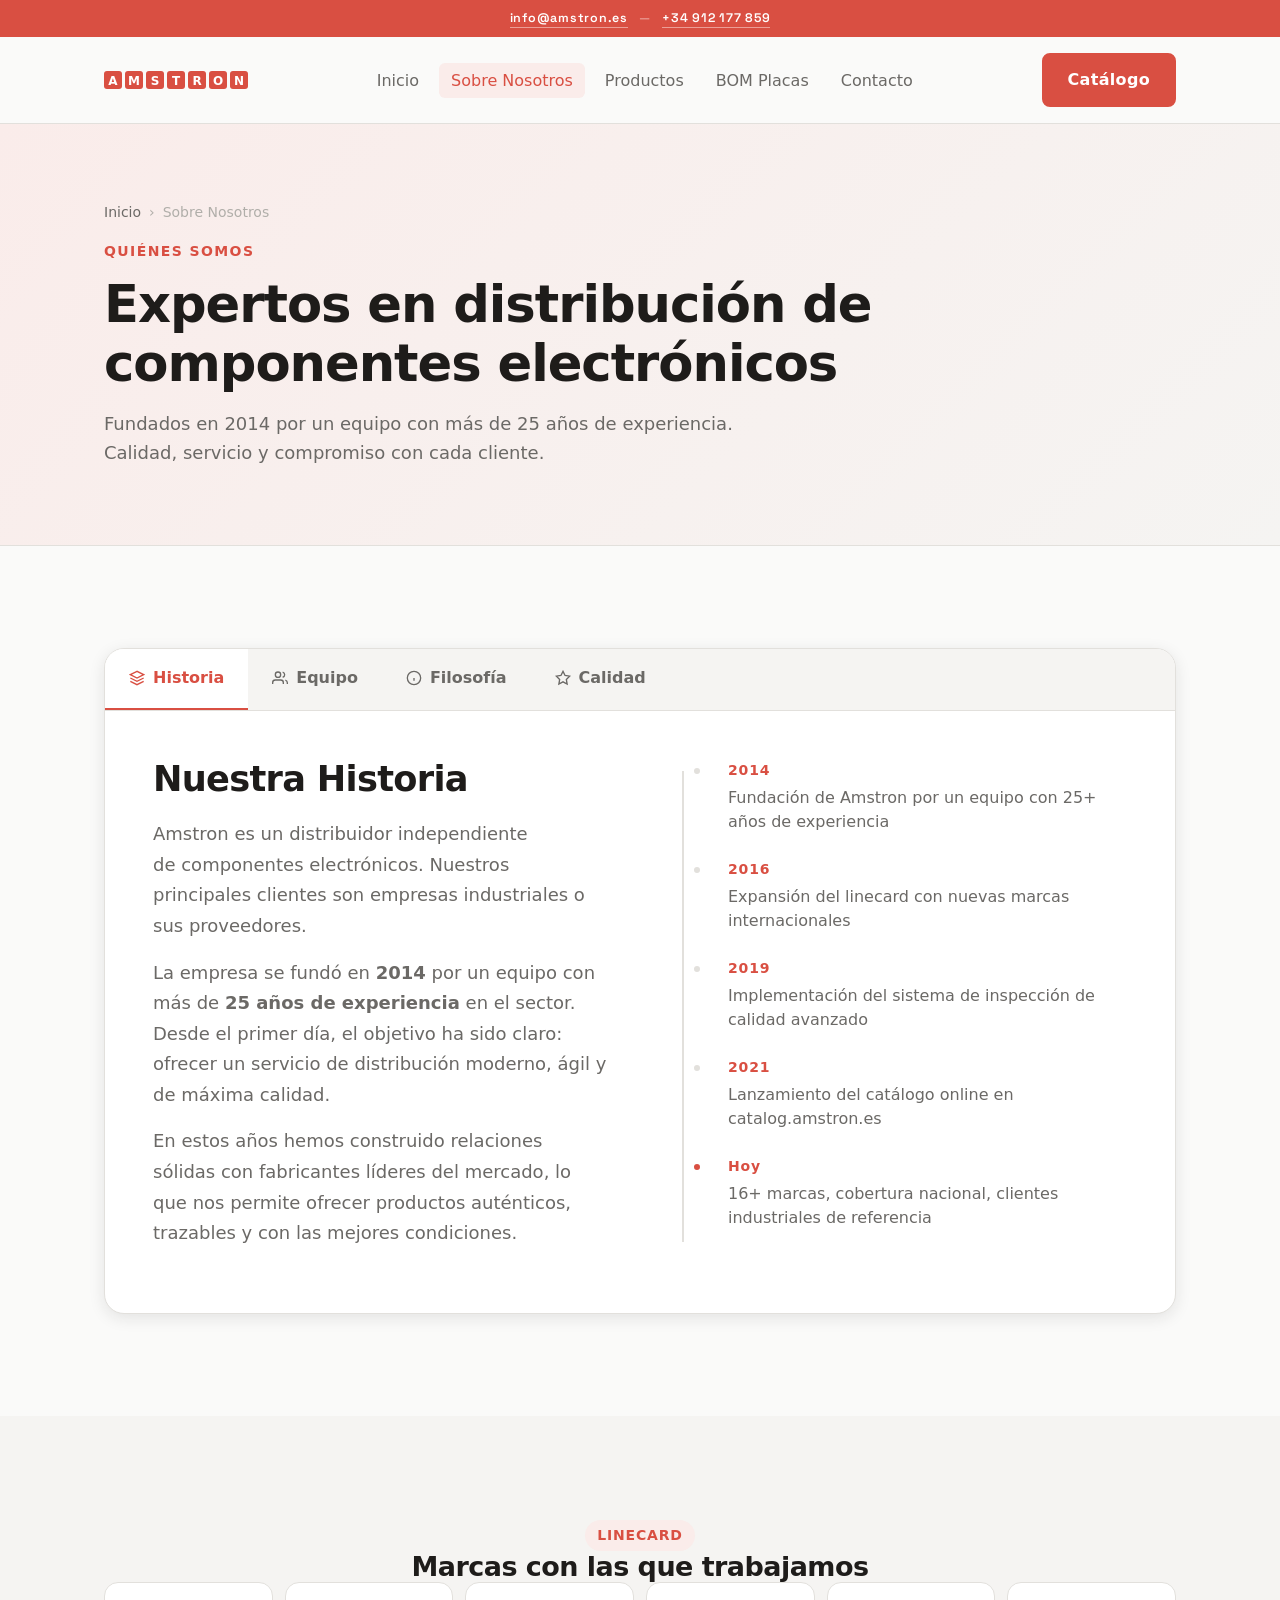
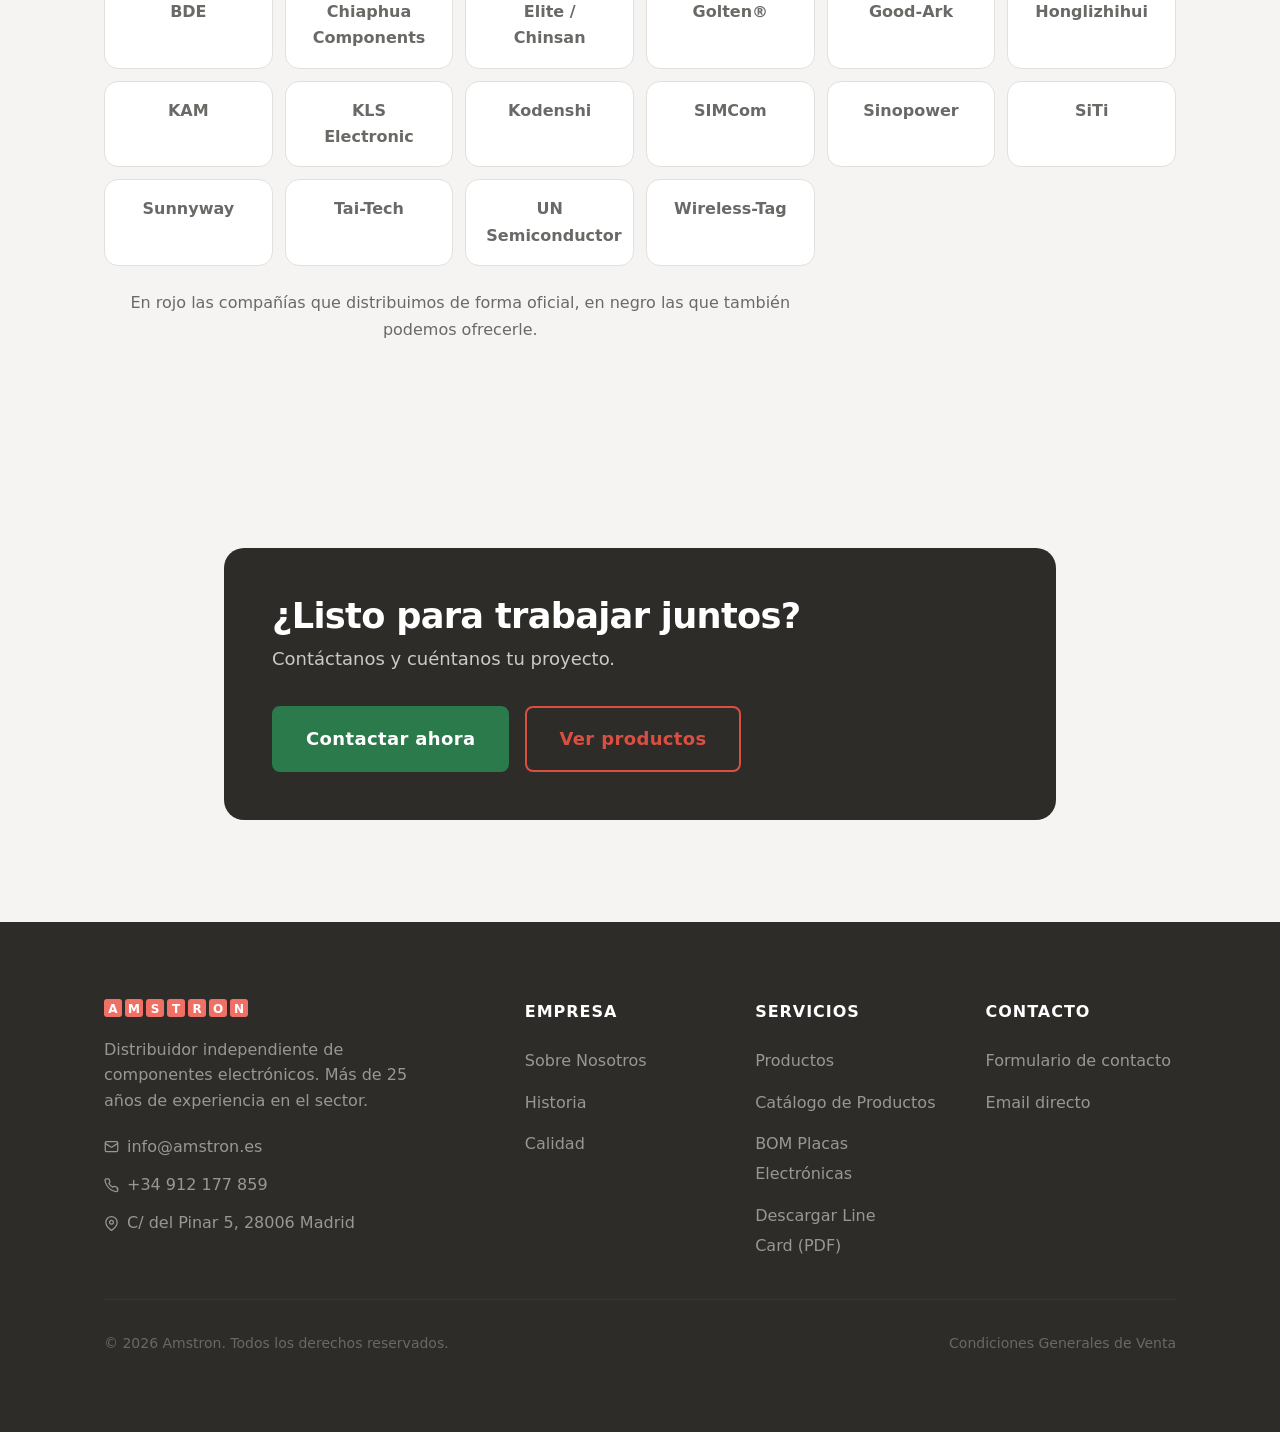
<file: sobre-nosotros.html>
<!DOCTYPE html>
<html lang="es">
<head>
  <meta charset="UTF-8" />
  <meta name="viewport" content="width=device-width, initial-scale=1.0" />
  <link rel="preconnect" href="https://api.fontshare.com" />
  <link href="https://api.fontshare.com/v2/css?f[]=cabinet-grotesk@800,700,500,400&f[]=satoshi@700,500,400&display=swap" rel="stylesheet" />
  <link rel="preconnect" href="https://fonts.googleapis.com" />
  <link rel="preconnect" href="https://fonts.gstatic.com" crossorigin />
  <link href="https://fonts.googleapis.com/css2?family=Space+Grotesk:wght@400;500;600&display=swap" rel="stylesheet" />
  <title>Sobre Nosotros — Amstron</title>
  <meta name="description" content="Conoce a Amstron: nuestra historia, equipo, filosofía y compromiso con la calidad en la distribución de componentes electrónicos." />
  
  
  <link rel="stylesheet" href="css/tokens.css" />
  <link rel="stylesheet" href="css/base.css" />
  <link rel="stylesheet" href="css/layout.css" />
  <link rel="stylesheet" href="css/about.css" />
</head>
<body>

  <div id="site-header"></div>

  <main>
    <!-- PAGE HERO -->
    <div class="page-hero">
      <div class="container">
        <nav class="breadcrumb" aria-label="Ruta de navegación">
          <a href="index.html">Inicio</a>
          <span aria-hidden="true">›</span>
          <span>Sobre Nosotros</span>
        </nav>
        <p class="page-hero__eyebrow">Quiénes somos</p>
        <h1 class="page-hero__title">Expertos en distribución de<br>componentes electrónicos</h1>
        <p class="page-hero__sub">Fundados en 2014 por un equipo con más de 25 años de experiencia. Calidad, servicio y compromiso con cada cliente.</p>
      </div>
    </div>

    <!-- TABS SECTION -->
    <section class="section" id="tabs-section">
      <div class="container">
        <div class="tabs reveal" id="about-tabs">
          <div class="tab-nav" role="tablist" aria-label="Secciones sobre Amstron">
            <button class="tab-btn active" role="tab" aria-selected="true">
              <svg width="16" height="16" viewBox="0 0 24 24" fill="none" stroke="currentColor" stroke-width="2"><path d="M12 2L2 7l10 5 10-5-10-5zM2 17l10 5 10-5M2 12l10 5 10-5"/></svg>
              Historia
            </button>
            <button class="tab-btn" role="tab" aria-selected="false">
              <svg width="16" height="16" viewBox="0 0 24 24" fill="none" stroke="currentColor" stroke-width="2"><path d="M17 21v-2a4 4 0 0 0-4-4H5a4 4 0 0 0-4 4v2"/><circle cx="9" cy="7" r="4"/><path d="M23 21v-2a4 4 0 0 0-3-3.87"/><path d="M16 3.13a4 4 0 0 1 0 7.75"/></svg>
              Equipo
            </button>
            <button class="tab-btn" role="tab" aria-selected="false">
              <svg width="16" height="16" viewBox="0 0 24 24" fill="none" stroke="currentColor" stroke-width="2"><circle cx="12" cy="12" r="10"/><path d="M12 16v-4M12 8h.01"/></svg>
              Filosofía
            </button>
            <button class="tab-btn" role="tab" aria-selected="false">
              <svg width="16" height="16" viewBox="0 0 24 24" fill="none" stroke="currentColor" stroke-width="2"><path d="m12 2 3.09 6.26L22 9.27l-5 4.87 1.18 6.88L12 17.77l-6.18 3.25L7 14.14 2 9.27l6.91-1.01L12 2z"/></svg>
              Calidad
            </button>
          </div>

          <!-- HISTORIA -->
          <div class="tab-panel active" id="historia" role="tabpanel">
            <div class="tab-content-grid">
              <div class="tab-text">
                <h2>Nuestra Historia</h2>
                <p>Amstron es un distribuidor independiente de componentes electrónicos. Nuestros principales clientes son empresas industriales o sus proveedores.</p>
                <p>La empresa se fundó en <strong>2014</strong> por un equipo con más de <strong>25 años de experiencia</strong> en el sector. Desde el primer día, el objetivo ha sido claro: ofrecer un servicio de distribución moderno, ágil y de máxima calidad.</p>
                <p>En estos años hemos construido relaciones sólidas con fabricantes líderes del mercado, lo que nos permite ofrecer productos auténticos, trazables y con las mejores condiciones.</p>
              </div>
              <div class="tab-visual">
                <div class="timeline">
                  <div class="timeline-item">
                    <div class="timeline-year">2014</div>
                    <div class="timeline-desc">Fundación de Amstron por un equipo con 25+ años de experiencia</div>
                  </div>
                  <div class="timeline-item">
                    <div class="timeline-year">2016</div>
                    <div class="timeline-desc">Expansión del linecard con nuevas marcas internacionales</div>
                  </div>
                  <div class="timeline-item">
                    <div class="timeline-year">2019</div>
                    <div class="timeline-desc">Implementación del sistema de inspección de calidad avanzado</div>
                  </div>
                  <div class="timeline-item">
                    <div class="timeline-year">2021</div>
                    <div class="timeline-desc">Lanzamiento del catálogo online en catalog.amstron.es</div>
                  </div>
                  <div class="timeline-item timeline-item--current">
                    <div class="timeline-year">Hoy</div>
                    <div class="timeline-desc">16+ marcas, cobertura nacional, clientes industriales de referencia</div>
                  </div>
                </div>
              </div>
            </div>
          </div>

          <!-- EQUIPO -->
          <div class="tab-panel" id="equipo" role="tabpanel">
            <div class="tab-content-grid">
              <div class="tab-text">
                <h2>Nuestro Equipo</h2>
                <p>Somos un equipo de alto nivel con una mezcla de experiencia, innovación y pasión por el sector.</p>
                <p>Cada miembro de nuestro equipo aporta años de conocimiento especializado en componentes electrónicos, lo que nos permite ofrecer asesoramiento técnico de primer nivel a nuestros clientes.</p>
                <p>Creemos que el equipo es el activo más importante de la empresa. Por eso invertimos constantemente en formación y en mantener al día nuestro conocimiento del mercado.</p>
              </div>
              <div class="tab-visual">
                <div class="team-values">
                  <div class="team-value-card">
                    <div class="team-icon">
                      <svg width="20" height="20" viewBox="0 0 24 24" fill="none" stroke="currentColor" stroke-width="2"><path d="M22 12h-4l-3 9L9 3l-3 9H2"/></svg>
                    </div>
                    <div>
                      <strong>Experiencia técnica</strong>
                      <p>Conocimiento profundo del mercado electrónico</p>
                    </div>
                  </div>
                  <div class="team-value-card">
                    <div class="team-icon">
                      <svg width="20" height="20" viewBox="0 0 24 24" fill="none" stroke="currentColor" stroke-width="2"><path d="M9 18V5l12-2v13"/><circle cx="6" cy="18" r="3"/><circle cx="18" cy="16" r="3"/></svg>
                    </div>
                    <div>
                      <strong>Innovación constante</strong>
                      <p>Siempre al día con las últimas tendencias</p>
                    </div>
                  </div>
                  <div class="team-value-card">
                    <div class="team-icon">
                      <svg width="20" height="20" viewBox="0 0 24 24" fill="none" stroke="currentColor" stroke-width="2"><path d="M12 22s8-4 8-10V5l-8-3-8 3v7c0 6 8 10 8 10z"/></svg>
                    </div>
                    <div>
                      <strong>Confianza y transparencia</strong>
                      <p>Relaciones duraderas basadas en la honestidad</p>
                    </div>
                  </div>
                </div>
              </div>
            </div>
          </div>

          <!-- FILOSOFÍA -->
          <div class="tab-panel" id="filosofia" role="tabpanel">
            <div class="tab-content-grid">
              <div class="tab-text">
                <h2>Nuestra Filosofía</h2>
                <p>Ofrecemos una amplia gama de productos con un buen servicio, calidad y precios competitivos. Intentamos buscar soluciones a nuestros clientes, quienes son nuestro principal objetivo.</p>
                <blockquote class="philosophy-quote">
                  "Nuestra misión es garantizar un servicio a las empresas del sector de la electrónica industrial, para fidelizarlos como clientes, y proyectar nuestra empresa hacia el futuro, consiguiendo que sea la empresa de referencia por su servicio."
                </blockquote>
                <p>No rechazamos pedidos ni consultas, independientemente del volumen o de la complejidad. Nos adaptamos a cada proyecto y a cada cliente.</p>
              </div>
              <div class="tab-visual">
                <div class="mission-card">
                  <h3>Misión</h3>
                  <p>Ser la empresa de referencia en distribución de componentes electrónicos por la calidad de nuestro servicio.</p>
                </div>
                <div class="mission-card mission-card--alt">
                  <h3>Visión</h3>
                  <p>Proyectar Amstron hacia el futuro como socio estratégico de la industria electrónica española.</p>
                </div>
                <div class="mission-card mission-card--accent">
                  <h3>Valores</h3>
                  <p>Calidad · Transparencia · Compromiso · Innovación · Servicio al cliente</p>
                </div>
              </div>
            </div>
          </div>

          <!-- CALIDAD -->
          <div class="tab-panel" id="calidad" role="tabpanel">
            <div class="tab-content-grid">
              <div class="tab-text">
                <h2>Nuestro Compromiso con la Calidad</h2>
                <p>Desde nuestros inicios, hemos tomado muchas medidas para asegurar la mejor calidad a nuestros clientes. La calidad no es un complemento, es la base de todo lo que hacemos.</p>
              </div>
              <div class="tab-visual quality-list">
                <div class="quality-item">
                  <div class="quality-num">01</div>
                  <div>
                    <strong>Compra directa al fabricante</strong>
                    <p>Compramos directamente del fabricante o distribuidor autorizado, garantizando autenticidad y trazabilidad total.</p>
                  </div>
                </div>
                <div class="quality-item">
                  <div class="quality-num">02</div>
                  <div>
                    <strong>Evaluación constante de proveedores</strong>
                    <p>Evaluamos constantemente a nuestros proveedores para mantener los más altos estándares del sector.</p>
                  </div>
                </div>
                <div class="quality-item">
                  <div class="quality-num">03</div>
                  <div>
                    <strong>Inspección detallada de pedidos</strong>
                    <p>Inspeccionamos detalladamente cada pedido antes de enviarlo al cliente.</p>
                  </div>
                </div>
                <div class="quality-item">
                  <div class="quality-num">04</div>
                  <div>
                    <strong>Tests eléctricos</strong>
                    <p>Realizamos tests eléctricos en referencias con más de 24 meses de antigüedad.</p>
                  </div>
                </div>
                <div class="quality-item">
                  <div class="quality-num">05</div>
                  <div>
                    <strong>Garantía 12 meses</strong>
                    <p>Ofrecemos garantía de 12 meses en todos los productos que distribuimos.</p>
                  </div>
                </div>
              </div>
            </div>
          </div>
        </div>
      </div>
    </section>

    <!-- PARTNERS -->
    <section class="section" style="background: var(--color-surface-2);">
      <div class="container">
        <div class="section-header text-center reveal">
          <span class="tag tag--primary">Linecard</span>
          <h2 class="section-title">Marcas con las que trabajamos</h2>
        </div>
        <div class="partners-grid-about reveal">
          <div class="partner-badge">BDE</div>
          <div class="partner-badge">Chiaphua Components</div>
          <div class="partner-badge">Elite / Chinsan</div>
          <div class="partner-badge">Golten®</div>
          <div class="partner-badge">Good-Ark</div>
          <div class="partner-badge">Honglizhihui</div>
          <div class="partner-badge">KAM</div>
          <div class="partner-badge">KLS Electronic</div>
          <div class="partner-badge">Kodenshi</div>
          <div class="partner-badge">SIMCom</div>
          <div class="partner-badge">Sinopower</div>
          <div class="partner-badge">SiTi</div>
          <div class="partner-badge">Sunnyway</div>
          <div class="partner-badge">Tai-Tech</div>
          <div class="partner-badge">UN Semiconductor</div>
          <div class="partner-badge">Wireless-Tag</div>
        </div>
        <p class="text-muted text-center" style="font-size: var(--text-sm); margin-top: var(--space-6);">
          En rojo las compañías que distribuimos de forma oficial, en negro las que también podemos ofrecerle.
        </p>
      </div>
    </section>

    <!-- CTA -->
    <section class="section contact-cta-section">
      <div class="container container--default">
        <div class="contact-cta-inner reveal">
          <div>
            <h2>¿Listo para trabajar juntos?</h2>
            <p>Contáctanos y cuéntanos tu proyecto.</p>
          </div>
          <div style="display:flex; gap: var(--space-4); flex-wrap: wrap;">
            <a href="contacto.html" class="btn btn--cta btn--lg">Contactar ahora</a>
            <a href="productos.html" class="btn btn--outline btn--lg">Ver productos</a>
          </div>
        </div>
      </div>
    </section>
  </main>

  <div id="site-footer"></div>

  <script src="js/components.js"></script>
  <script src="js/main.js"></script>
</body>
</html>
</file>
<file: css/tokens.css>
/* ============================================
   AMSTRON — Design Tokens
   Palette derived from coral/salmon logo
   ============================================ */

:root {
  /* ─── Surfaces ─── */
  --color-bg:              #FAFAF9;
  --color-surface:         #FFFFFF;
  --color-surface-2:       #F5F4F2;
  --color-surface-offset:  #EFEFEC;
  --color-border:          #E2E0DC;
  --color-divider:         #ECEAE6;

  /* ─── Text ─── */
  --color-text:            #1E1C1A;
  --color-text-muted:      #6B6966;
  --color-text-faint:      #B0AEA9;
  --color-text-inverse:    #FFFFFF;

  /* ─── Primary — Coral (from logo) ─── */
  --color-primary:         #D94F42;
  --color-primary-hover:   #C0392B;
  --color-primary-active:  #A52A1E;
  --color-primary-light:   #FAECEA;
  --color-primary-subtle:  #F7D8D5;

  /* ─── CTA Green ─── */
  --color-cta:             #2A7A4B;
  --color-cta-hover:       #1E5E38;
  --color-cta-active:      #154D2D;
  --color-cta-light:       #DFF2E8;

  /* ─── Neutrals ─── */
  --color-dark:            #1A1917;
  --color-charcoal:        #2E2C29;

  /* ─── Shadows ─── */
  --shadow-sm:  0 1px 3px rgba(30,28,26,0.07);
  --shadow-md:  0 4px 16px rgba(30,28,26,0.10);
  --shadow-lg:  0 12px 40px rgba(30,28,26,0.13);

  /* ─── Radius ─── */
  --radius-sm:  0.375rem;
  --radius-md:  0.5rem;
  --radius-lg:  0.875rem;
  --radius-xl:  1.25rem;
  --radius-full: 9999px;

  /* ─── Spacing (4px base) ─── */
  --space-1:  0.25rem;
  --space-2:  0.5rem;
  --space-3:  0.75rem;
  --space-4:  1rem;
  --space-5:  1.25rem;
  --space-6:  1.5rem;
  --space-8:  2rem;
  --space-10: 2.5rem;
  --space-12: 3rem;
  --space-16: 4rem;
  --space-20: 5rem;
  --space-24: 6rem;
  --space-32: 8rem;

  /* ─── Type Scale ─── */
  --text-xs:   clamp(0.75rem,  0.7rem + 0.25vw, 0.875rem);
  --text-sm:   clamp(0.875rem, 0.8rem + 0.35vw, 1rem);
  --text-base: clamp(1rem,     0.95rem + 0.25vw, 1.125rem);
  --text-lg:   clamp(1.125rem, 1rem + 0.75vw,   1.5rem);
  --text-xl:   clamp(1.5rem,   1.2rem + 1.25vw,  2.25rem);
  --text-2xl:  clamp(2rem,     1.2rem + 2.5vw,   3.5rem);
  --text-3xl:  clamp(2.5rem,   1rem + 4vw,       5rem);
  --text-hero: clamp(3rem,     0.5rem + 7vw,     7rem);

  /* ─── Fonts ─── */
  --font-display: 'Cabinet Grotesk', system-ui, sans-serif;
  --font-body:    'Satoshi', system-ui, sans-serif;
  --font-topbar:  'Space Grotesk', system-ui, sans-serif;

  /* ─── Layout ─── */
  --content-narrow:  640px;
  --content-default: 960px;
  --content-wide:    1200px;

  /* ─── Transitions ─── */
  --transition: 180ms cubic-bezier(0.16, 1, 0.3, 1);
}
</file>
<file: css/base.css>
/* ============================================
   AMSTRON — Base Stylesheet
   ============================================ */

*, *::before, *::after {
  box-sizing: border-box;
  margin: 0;
  padding: 0;
}

html {
  -webkit-font-smoothing: antialiased;
  -moz-osx-font-smoothing: grayscale;
  text-rendering: optimizeLegibility;
  scroll-behavior: smooth;
  scroll-padding-top: var(--space-20);
}

body {
  min-height: 100dvh;
  font-family: var(--font-body);
  font-size: var(--text-base);
  color: var(--color-text);
  background-color: var(--color-bg);
  line-height: 1.65;
  transition: background-color 0.3s ease, color 0.3s ease;
}

img, picture, video, canvas, svg {
  display: block;
  max-width: 100%;
  height: auto;
}

ul[role='list'], ol[role='list'] { list-style: none; }

input, button, textarea, select { font: inherit; color: inherit; }

h1, h2, h3, h4, h5, h6 {
  font-family: var(--font-display);
  text-wrap: balance;
  line-height: 1.15;
  letter-spacing: -0.02em;
}

p, li, figcaption {
  text-wrap: pretty;
  max-width: 70ch;
}

::selection {
  background: var(--color-primary-subtle);
  color: var(--color-text);
}

:focus-visible {
  outline: 2px solid var(--color-primary);
  outline-offset: 3px;
  border-radius: var(--radius-sm);
}

@media (prefers-reduced-motion: reduce) {
  *, *::before, *::after {
    animation-duration: 0.01ms !important;
    transition-duration: 0.01ms !important;
    scroll-behavior: auto !important;
  }
}

button {
  cursor: pointer;
  background: none;
  border: none;
  font-family: var(--font-body);
}

a {
  color: inherit;
  text-decoration: none;
  transition: color var(--transition);
}

/* ─── Layout containers ─── */
.container {
  width: 100%;
  max-width: var(--content-wide);
  margin-inline: auto;
  padding-inline: clamp(var(--space-6), 5vw, var(--space-16));
}
.container--narrow {
  max-width: var(--content-narrow);
}
.container--default {
  max-width: var(--content-default);
}

/* ─── Section spacing ─── */
.section {
  padding-block: clamp(var(--space-12), 8vw, var(--space-32));
}

/* ─── Buttons ─── */
.btn {
  display: inline-flex;
  align-items: center;
  gap: var(--space-2);
  padding: var(--space-3) var(--space-6);
  border-radius: var(--radius-md);
  font-size: var(--text-sm);
  font-weight: 600;
  letter-spacing: 0.02em;
  transition: background var(--transition), color var(--transition),
              transform var(--transition), box-shadow var(--transition);
  cursor: pointer;
  white-space: nowrap;
}
.btn:hover  { transform: translateY(-1px); box-shadow: var(--shadow-md); }
.btn:active { transform: translateY(0); }

.btn--primary {
  background: var(--color-primary);
  color: #fff;
  border: 2px solid var(--color-primary);
}
.btn--primary:hover {
  background: var(--color-primary-hover);
  border-color: var(--color-primary-hover);
}

.btn--cta {
  background: var(--color-cta);
  color: #fff;
  border: 2px solid var(--color-cta);
}
.btn--cta:hover {
  background: var(--color-cta-hover);
  border-color: var(--color-cta-hover);
}

.btn--outline {
  background: transparent;
  color: var(--color-primary);
  border: 2px solid var(--color-primary);
}
.btn--outline:hover {
  background: var(--color-primary);
  color: #fff;
}

.btn--ghost {
  background: transparent;
  color: var(--color-text-muted);
  border: 2px solid var(--color-border);
}
.btn--ghost:hover {
  background: var(--color-surface-2);
  color: var(--color-text);
  border-color: var(--color-text-faint);
}

.btn--lg {
  padding: var(--space-4) var(--space-8);
  font-size: var(--text-base);
}

/* ─── Tags / Badges ─── */
.tag {
  display: inline-block;
  padding: var(--space-1) var(--space-3);
  border-radius: var(--radius-full);
  font-size: var(--text-xs);
  font-weight: 600;
  letter-spacing: 0.06em;
  text-transform: uppercase;
}
.tag--primary {
  background: var(--color-primary-light);
  color: var(--color-primary);
}

/* ─── Cards ─── */
.card {
  background: var(--color-surface);
  border: 1px solid var(--color-border);
  border-radius: var(--radius-lg);
  padding: var(--space-8);
  box-shadow: var(--shadow-sm);
  transition: box-shadow var(--transition), transform var(--transition);
}
.card:hover {
  box-shadow: var(--shadow-md);
  transform: translateY(-2px);
}

/* ─── Divider ─── */
hr.divider {
  border: none;
  border-top: 1px solid var(--color-divider);
  margin-block: var(--space-6);
}

/* ─── Scroll reveal ─── */
.reveal {
  opacity: 0;
  transform: translateY(28px);
  transition: opacity 0.65s cubic-bezier(0.16,1,0.3,1),
              transform 0.65s cubic-bezier(0.16,1,0.3,1);
}
.reveal.visible {
  opacity: 1;
  transform: translateY(0);
}
.reveal-delay-1 { transition-delay: 0.1s; }
.reveal-delay-2 { transition-delay: 0.2s; }
.reveal-delay-3 { transition-delay: 0.3s; }
.reveal-delay-4 { transition-delay: 0.4s; }

/* ─── Utility ─── */
.sr-only {
  position: absolute; width: 1px; height: 1px;
  padding: 0; margin: -1px; overflow: hidden;
  clip: rect(0,0,0,0); white-space: nowrap; border-width: 0;
}
.text-muted { color: var(--color-text-muted); }
.text-center { text-align: center; }
</file>
<file: css/layout.css>
/* ============================================
   AMSTRON — Navigation & Footer
   ============================================ */

/* ─── TOP BAR ─── */
.topbar {
  background: var(--color-primary);
  color: #fff;
  font-family: var(--font-topbar);
  font-size: 0.78rem;
  font-weight: 500;
  letter-spacing: 0.06em;
  padding-block: var(--space-2);
  text-align: center;
}
.topbar a {
  color: #fff;
  font-weight: 600;
  text-decoration: none;
  border-bottom: 1px solid rgba(255,255,255,0.45);
  padding-bottom: 1px;
  transition: border-color 160ms ease, opacity 160ms ease;
}
.topbar a:hover {
  border-bottom-color: #fff;
  opacity: 0.9;
}
.topbar__sep {
  display: inline-block;
  margin-inline: 0.6em;
  opacity: 0.45;
}

/* ─── SITE HEADER WRAPPER (sticky container) ─── */
#site-header {
  position: sticky;
  top: 0;
  z-index: 100;
}

/* ─── HEADER / NAV ─── */
.header {
  position: relative; /* sticky is now on #site-header */
  top: unset;
  z-index: unset;
  background: color-mix(in srgb, var(--color-bg) 92%, transparent);
  backdrop-filter: blur(14px);
  -webkit-backdrop-filter: blur(14px);
  border-bottom: 1px solid var(--color-border);
  transition: box-shadow var(--transition), background var(--transition);
}
.header--scrolled {
  box-shadow: var(--shadow-md);
}

.nav {
  display: flex;
  align-items: center;
  justify-content: space-between;
  gap: var(--space-8);
  padding-block: var(--space-4);
}

.nav__logo {
  display: flex;
  align-items: center;
  gap: var(--space-3);
  text-decoration: none;
  flex-shrink: 0;
}

.nav__links {
  display: flex;
  align-items: center;
  gap: var(--space-2);
  list-style: none;
}

.nav__links a {
  padding: var(--space-2) var(--space-3);
  border-radius: var(--radius-sm);
  font-size: var(--text-sm);
  font-weight: 500;
  color: var(--color-text-muted);
  transition: color var(--transition), background var(--transition);
}
.nav__links a:hover,
.nav__links a.active {
  color: var(--color-primary);
  background: var(--color-primary-light);
}

.nav__actions {
  display: flex;
  align-items: center;
  gap: var(--space-3);
}

/* Burger */
.nav__burger {
  display: none;
  flex-direction: column;
  justify-content: center;
  align-items: center;
  gap: 5px;
  width: 38px;
  height: 38px;
  border-radius: var(--radius-md);
  border: 1px solid var(--color-border);
  background: var(--color-surface);
  cursor: pointer;
}
.nav__burger span {
  display: block;
  width: 18px;
  height: 2px;
  background: var(--color-text);
  border-radius: 2px;
  transition: transform 0.3s ease, opacity 0.3s ease;
}

/* Mobile menu */
.nav__mobile {
  display: none;
  position: fixed;
  inset: 0;
  top: 0;
  background: var(--color-surface);
  z-index: 200;
  flex-direction: column;
  padding: var(--space-6);
  overflow-y: auto;
  transform: translateX(100%);
  transition: transform 0.35s cubic-bezier(0.16, 1, 0.3, 1);
}
.nav__mobile.open {
  display: flex;
  transform: translateX(0);
}
.nav__mobile-header {
  display: flex;
  justify-content: space-between;
  align-items: center;
  margin-bottom: var(--space-10);
}
.nav__mobile-close {
  display: flex;
  align-items: center;
  justify-content: center;
  width: 38px;
  height: 38px;
  border-radius: var(--radius-md);
  border: 1px solid var(--color-border);
  font-size: 1.4rem;
  color: var(--color-text-muted);
  cursor: pointer;
}
.nav__mobile-links {
  display: flex;
  flex-direction: column;
  gap: var(--space-2);
  list-style: none;
}
.nav__mobile-links a {
  display: block;
  padding: var(--space-4) var(--space-4);
  font-size: var(--text-lg);
  font-family: var(--font-display);
  font-weight: 600;
  color: var(--color-text);
  border-radius: var(--radius-md);
  transition: color var(--transition), background var(--transition);
}
.nav__mobile-links a:hover {
  color: var(--color-primary);
  background: var(--color-primary-light);
}
.nav__mobile-cta {
  margin-top: auto;
  padding-top: var(--space-8);
}

@media (max-width: 900px) {
  .nav__links  { display: none; }
  .nav__burger { display: flex; }
  .nav__actions .btn { display: none; }
}

/* ─── PAGE HERO BANNER ─── */
.page-hero {
  background: linear-gradient(135deg, var(--color-primary-light) 0%, var(--color-surface-2) 100%);
  border-bottom: 1px solid var(--color-border);
  padding-block: clamp(var(--space-12), 6vw, var(--space-24));
}
.page-hero__eyebrow {
  font-size: var(--text-xs);
  font-weight: 700;
  letter-spacing: 0.1em;
  text-transform: uppercase;
  color: var(--color-primary);
  margin-bottom: var(--space-3);
}
.page-hero__title {
  font-size: var(--text-2xl);
  font-family: var(--font-display);
  font-weight: 800;
  color: var(--color-text);
  margin-bottom: var(--space-4);
}
.page-hero__sub {
  font-size: var(--text-base);
  color: var(--color-text-muted);
  max-width: 60ch;
}

/* ─── BREADCRUMB ─── */
.breadcrumb {
  font-size: var(--text-xs);
  color: var(--color-text-faint);
  display: flex;
  gap: var(--space-2);
  align-items: center;
  margin-bottom: var(--space-4);
}
.breadcrumb a { color: var(--color-text-muted); }
.breadcrumb a:hover { color: var(--color-primary); }

/* ─── FOOTER ─── */
.footer {
  background: var(--color-charcoal);
  color: #d6d3cf;
  padding-block: clamp(var(--space-12), 6vw, var(--space-20));
}

.footer__grid {
  display: grid;
  grid-template-columns: 2fr 1fr 1fr 1fr;
  gap: var(--space-10);
}
@media (max-width: 900px) {
  .footer__grid {
    grid-template-columns: 1fr 1fr;
  }
}
@media (max-width: 540px) {
  .footer__grid {
    grid-template-columns: 1fr;
  }
}

.footer__brand { display: flex; flex-direction: column; gap: var(--space-5); }
.footer__tagline {
  font-size: var(--text-sm);
  line-height: 1.6;
  color: #9A9793;
  max-width: 32ch;
}
.footer__contact-list {
  display: flex; flex-direction: column; gap: var(--space-3);
  list-style: none;
}
.footer__contact-list a {
  color: #9A9793;
  font-size: var(--text-sm);
  display: flex; align-items: center; gap: var(--space-2);
  transition: color var(--transition);
}
.footer__contact-list a:hover { color: var(--color-primary); }

.footer__heading {
  font-family: var(--font-display);
  font-size: var(--text-sm);
  font-weight: 700;
  letter-spacing: 0.06em;
  text-transform: uppercase;
  color: #fff;
  margin-bottom: var(--space-5);
}
.footer__links {
  list-style: none;
  display: flex; flex-direction: column; gap: var(--space-3);
}
.footer__links a {
  color: #9A9793;
  font-size: var(--text-sm);
  transition: color var(--transition);
}
.footer__links a:hover { color: var(--color-primary); }

.footer__bottom {
  border-top: 1px solid #3A3733;
  padding-top: var(--space-8);
  margin-top: var(--space-10);
  display: flex;
  justify-content: space-between;
  align-items: center;
  flex-wrap: wrap;
  gap: var(--space-4);
  font-size: var(--text-xs);
  color: #6B6864;
}
.footer__bottom a { color: #6B6864; }
.footer__bottom a:hover { color: var(--color-primary); }

/* ─── FORMS ─── */
.form-group {
  display: flex;
  flex-direction: column;
  gap: var(--space-2);
}
.form-group label {
  font-size: var(--text-xs);
  font-weight: 700;
  letter-spacing: 0.07em;
  text-transform: uppercase;
  color: var(--color-text-muted);
}
.form-control {
  padding: var(--space-3) var(--space-4);
  border: 1.5px solid var(--color-border);
  border-radius: var(--radius-md);
  background: var(--color-surface);
  color: var(--color-text);
  font-size: var(--text-base);
  font-family: var(--font-body);
  transition: border-color var(--transition), box-shadow var(--transition);
  width: 100%;
}
.form-control:focus {
  outline: none;
  border-color: var(--color-primary);
  box-shadow: 0 0 0 3px var(--color-primary-light);
}
.form-control::placeholder { color: var(--color-text-faint); }
textarea.form-control { resize: vertical; min-height: 130px; }

.form-grid {
  display: grid;
  grid-template-columns: 1fr 1fr;
  gap: var(--space-5);
}
@media (max-width: 640px) {
  .form-grid { grid-template-columns: 1fr; }
}

.form-message {
  padding: var(--space-4) var(--space-5);
  border-radius: var(--radius-md);
  font-size: var(--text-sm);
  font-weight: 500;
  display: none;
}
.form-message--success {
  background: var(--color-cta-light);
  color: var(--color-cta);
  border: 1px solid var(--color-cta);
  display: block;
}
.form-message--error {
  background: var(--color-primary-light);
  color: var(--color-primary);
  border: 1px solid var(--color-primary);
  display: block;
}
</file>
<file: css/bom.css>
/* ============================================
   AMSTRON — BOM Page Styles
   ============================================ */

.bom-section { background: var(--color-bg); }

.bom-grid {
  display: grid;
  grid-template-columns: 1fr 1fr;
  gap: clamp(var(--space-10), 5vw, var(--space-20));
  align-items: start;
}
@media (max-width: 900px) {
  .bom-grid { grid-template-columns: 1fr; }
}

/* ─── INFO SIDE ─── */
.bom-info h2 {
  font-size: var(--text-xl);
  font-family: var(--font-display);
  font-weight: 800;
  color: var(--color-text);
  margin-bottom: var(--space-4);
}
.bom-info > p {
  font-size: var(--text-base);
  color: var(--color-text-muted);
  margin-bottom: var(--space-8);
}

/* ─── STEPS ─── */
.bom-steps {
  display: flex;
  flex-direction: column;
  gap: var(--space-5);
  margin-bottom: var(--space-10);
  position: relative;
  padding-left: var(--space-8);
}
.bom-steps::before {
  content: '';
  position: absolute;
  left: 14px;
  top: 18px;
  bottom: 18px;
  width: 2px;
  background: var(--color-border);
}

.bom-step {
  display: flex;
  gap: var(--space-5);
  align-items: flex-start;
}
.bom-step__num {
  width: 30px;
  height: 30px;
  border-radius: 50%;
  background: var(--color-primary);
  color: #fff;
  font-size: var(--text-sm);
  font-weight: 800;
  font-family: var(--font-display);
  display: flex;
  align-items: center;
  justify-content: center;
  flex-shrink: 0;
  margin-left: -42px;
  position: relative;
  z-index: 1;
}
.bom-step__content strong {
  display: block;
  font-size: var(--text-base);
  font-weight: 700;
  color: var(--color-text);
  margin-bottom: var(--space-1);
}
.bom-step__content p {
  font-size: var(--text-sm);
  color: var(--color-text-muted);
  margin: 0;
  max-width: none;
}

/* ─── BENEFITS ─── */
.bom-benefits h3 {
  font-size: var(--text-sm);
  font-weight: 700;
  letter-spacing: 0.07em;
  text-transform: uppercase;
  color: var(--color-text-muted);
  margin-bottom: var(--space-4);
}
.benefit-item {
  display: flex;
  align-items: center;
  gap: var(--space-3);
  font-size: var(--text-sm);
  color: var(--color-text-muted);
  padding-block: var(--space-2);
  border-bottom: 1px solid var(--color-divider);
}
.benefit-item:last-child { border-bottom: none; }
.benefit-icon {
  width: 22px;
  height: 22px;
  border-radius: 50%;
  background: var(--color-cta-light);
  color: var(--color-cta);
  display: flex;
  align-items: center;
  justify-content: center;
  flex-shrink: 0;
}

/* ─── FORM CARD ─── */
.bom-form-wrap { position: sticky; top: calc(var(--space-20) + 1rem); }
.bom-form-card {
  background: var(--color-surface);
  border: 1px solid var(--color-border);
  border-radius: var(--radius-xl);
  padding: clamp(var(--space-8), 4vw, var(--space-10));
  box-shadow: var(--shadow-lg);
  display: flex;
  flex-direction: column;
  gap: var(--space-5);
}
.bom-form-card h3 {
  font-size: var(--text-lg);
  font-family: var(--font-display);
  font-weight: 800;
  color: var(--color-text);
}
.bom-form-sub {
  font-size: var(--text-sm);
  color: var(--color-text-muted);
  margin-top: calc(var(--space-2) * -1);
}
.bom-form {
  display: flex;
  flex-direction: column;
  gap: var(--space-5);
}

/* ─── FILE UPLOAD ─── */
.file-upload-area {
  border: 2px dashed var(--color-border);
  border-radius: var(--radius-lg);
  padding: var(--space-8) var(--space-5);
  text-align: center;
  cursor: pointer;
  display: flex;
  flex-direction: column;
  align-items: center;
  gap: var(--space-2);
  color: var(--color-text-muted);
  transition: border-color var(--transition), background var(--transition);
}
.file-upload-area:hover {
  border-color: var(--color-primary);
  background: var(--color-primary-light);
  color: var(--color-primary);
}
.file-upload-label {
  font-size: var(--text-sm);
  font-weight: 500;
}
.file-upload-hint {
  font-size: var(--text-xs);
  color: var(--color-text-faint);
}
</file>
<file: css/contacto.css>
/* ============================================
   AMSTRON — Contact Page Styles
   ============================================ */

.contacto-section { background: var(--color-bg); }

.contacto-grid {
  display: grid;
  grid-template-columns: 1fr 1fr;
  gap: clamp(var(--space-10), 5vw, var(--space-16));
  align-items: start;
}
@media (max-width: 860px) {
  .contacto-grid { grid-template-columns: 1fr; }
}

/* ─── INFO SIDE ─── */
.contacto-info h2 {
  font-size: var(--text-xl);
  font-family: var(--font-display);
  font-weight: 800;
  color: var(--color-text);
  margin-bottom: var(--space-4);
}
.contacto-intro {
  font-size: var(--text-base);
  color: var(--color-text-muted);
  margin-bottom: var(--space-8);
  max-width: none;
}

/* ─── CONTACT DETAIL CARDS ─── */
.contact-details {
  display: flex;
  flex-direction: column;
  gap: var(--space-3);
  margin-bottom: var(--space-8);
}
.contact-detail-card {
  display: flex;
  align-items: center;
  gap: var(--space-4);
  background: var(--color-surface);
  border: 1.5px solid var(--color-border);
  border-radius: var(--radius-lg);
  padding: var(--space-4) var(--space-5);
  text-decoration: none;
  transition: border-color var(--transition), box-shadow var(--transition),
              transform var(--transition);
}
.contact-detail-card:hover {
  border-color: var(--color-primary);
  box-shadow: var(--shadow-sm);
  transform: translateX(4px);
}
.contact-detail-icon {
  width: 44px;
  height: 44px;
  border-radius: var(--radius-md);
  background: var(--color-primary-light);
  color: var(--color-primary);
  display: flex;
  align-items: center;
  justify-content: center;
  flex-shrink: 0;
}
.contact-detail-body {
  flex: 1;
  display: flex;
  flex-direction: column;
  gap: 2px;
}
.contact-detail-label {
  font-size: var(--text-xs);
  font-weight: 700;
  letter-spacing: 0.07em;
  text-transform: uppercase;
  color: var(--color-text-muted);
}
.contact-detail-value {
  font-size: var(--text-sm);
  font-weight: 500;
  color: var(--color-text);
  line-height: 1.4;
}
.contact-detail-arrow {
  color: var(--color-text-faint);
  flex-shrink: 0;
  transition: transform var(--transition), color var(--transition);
}
.contact-detail-card:hover .contact-detail-arrow {
  color: var(--color-primary);
  transform: translateX(3px);
}

/* ─── MAP ─── */
.map-block {
  background: var(--color-surface-2);
  border: 1px solid var(--color-border);
  border-radius: var(--radius-lg);
  overflow: hidden;
  box-shadow: var(--shadow-sm);
}

/* ─── FORM SIDE ─── */
.contacto-form-wrap { position: sticky; top: calc(var(--space-20) + 1rem); }
.contacto-form-card {
  background: var(--color-surface);
  border: 1px solid var(--color-border);
  border-radius: var(--radius-xl);
  padding: clamp(var(--space-8), 4vw, var(--space-10));
  box-shadow: var(--shadow-lg);
  display: flex;
  flex-direction: column;
  gap: var(--space-5);
}
.contacto-form-card h3 {
  font-size: var(--text-lg);
  font-family: var(--font-display);
  font-weight: 800;
  color: var(--color-text);
}
.contacto-form-card form {
  display: flex;
  flex-direction: column;
  gap: var(--space-5);
}
</file>
<file: css/productos.css>
/* ============================================
   AMSTRON — Products / Catalogue Page
   ============================================ */

/* ─── PAGE HERO override para productos ─── */
.page-hero {
  padding-bottom: var(--space-8);
}

/* ─── HERO ACTIONS ─── */
.hero-actions {
  display: flex;
  gap: var(--space-4);
  flex-wrap: wrap;
  margin-top: var(--space-8);
  align-items: center;
}

/* ─── FILTER BAR ─── */
.filter-bar-wrap {
  position: sticky;
  top: var(--header-height, 65px); /* tracks actual nav height via JS */
  z-index: 50;
  background: var(--color-surface);
  border-bottom: 1px solid var(--color-border);
  padding-block: var(--space-3);
  box-shadow: var(--shadow-sm);
}

.filter-bar {
  display: flex;
  gap: var(--space-5);
  align-items: center;
  flex-wrap: wrap;
}

.search-wrap {
  position: relative;
  flex: 0 0 260px;
}
@media (max-width: 600px) {
  .search-wrap { flex: 1 1 100%; }
}

.search-icon {
  position: absolute;
  left: var(--space-3);
  top: 50%;
  transform: translateY(-50%);
  color: var(--color-text-faint);
  pointer-events: none;
}
.search-input {
  width: 100%;
  padding: var(--space-2) var(--space-4) var(--space-2) var(--space-8);
  border: 1.5px solid var(--color-border);
  border-radius: var(--radius-full);
  background: var(--color-surface);
  font-size: var(--text-sm);
  color: var(--color-text);
  font-family: var(--font-body);
  transition: border-color var(--transition), box-shadow var(--transition);
}
.search-input:focus {
  outline: none;
  border-color: var(--color-primary);
  box-shadow: 0 0 0 3px var(--color-primary-light);
}
.search-input::placeholder { color: var(--color-text-faint); }

.filter-chips {
  display: flex;
  gap: var(--space-2);
  flex-wrap: wrap;
}
.chip {
  padding: var(--space-2) var(--space-4);
  border-radius: var(--radius-full);
  font-size: var(--text-xs);
  font-weight: 600;
  letter-spacing: 0.03em;
  border: 1.5px solid var(--color-border);
  background: var(--color-surface);
  color: var(--color-text-muted);
  cursor: pointer;
  transition: background var(--transition), color var(--transition),
              border-color var(--transition);
  white-space: nowrap;
}
.chip:hover {
  border-color: var(--color-primary);
  color: var(--color-primary);
  background: var(--color-primary-light);
}
.chip.active {
  background: var(--color-primary);
  color: #fff;
  border-color: var(--color-primary);
}

.results-count {
  font-size: var(--text-xs);
  color: var(--color-text-muted);
  margin-top: var(--space-3);
  font-weight: 500;
  display: none;
}

/* ─── CATALOGUE SECTION ─── */
.catalogue-section {
  background: var(--color-bg);
  padding-top: var(--space-8); /* reduce el hueco tras el filter bar */
}

/* ─── FAMILY BLOCK ─── */
.family-block {
  margin-bottom: var(--space-12);
  scroll-margin-top: 140px;
}
.family-block:last-of-type { margin-bottom: 0; }

.family-header {
  display: flex;
  align-items: center;
  gap: var(--space-5);
  margin-bottom: var(--space-6);
  padding-bottom: var(--space-5);
  border-bottom: 1.5px solid var(--color-border);
}
.family-icon {
  width: 48px;
  height: 48px;
  border-radius: var(--radius-lg);
  display: flex;
  align-items: center;
  justify-content: center;
  flex-shrink: 0;
}
.family-icon--pasivos      { background: var(--color-primary-light); color: var(--color-primary); }
.family-icon--activos      { background: color-mix(in srgb, #3b82f6 14%, transparent); color: #2563eb; }
.family-icon--conectividad { background: color-mix(in srgb, #8b5cf6 14%, transparent); color: #7c3aed; }
.family-icon--power        { background: color-mix(in srgb, #f59e0b 18%, transparent); color: #d97706; }
.family-icon--display      { background: var(--color-cta-light); color: var(--color-cta); }
.family-icon--electro      { background: color-mix(in srgb, var(--color-primary-light) 60%, var(--color-cta-light)); color: var(--color-primary); }
.family-icon--otros        { background: var(--color-surface-offset); color: var(--color-text-muted); }

.family-title {
  font-size: var(--text-lg);
  font-weight: 700;
  color: var(--color-text);
  margin-bottom: var(--space-1);
}
.family-sub {
  font-size: var(--text-sm);
  color: var(--color-text-muted);
  margin: 0;
}
.family-count {
  margin-left: auto;
  background: var(--color-surface-2);
  border: 1px solid var(--color-border);
  border-radius: var(--radius-full);
  font-size: var(--text-xs);
  font-weight: 700;
  color: var(--color-text-muted);
  padding: var(--space-1) var(--space-3);
  flex-shrink: 0;
}

/* ─── PRODUCT CARDS ─── */
.products-grid {
  display: grid;
  grid-template-columns: repeat(auto-fill, minmax(300px, 1fr));
  gap: var(--space-4);
}
@media (max-width: 640px) {
  .products-grid { grid-template-columns: 1fr; }
}

.product-card {
  background: var(--color-surface);
  border: 1.5px solid var(--color-border);
  border-radius: var(--radius-lg);
  padding: var(--space-6);
  display: flex;
  flex-direction: column;
  gap: var(--space-4);
  transition: border-color var(--transition), box-shadow var(--transition),
              transform var(--transition);
}
.product-card:hover {
  border-color: var(--color-primary);
  box-shadow: var(--shadow-md);
  transform: translateY(-3px);
}
.product-card__icon { font-size: 1.8rem; line-height: 1; }
.product-card__body { flex: 1; }
.product-card__name {
  font-size: var(--text-base);
  font-weight: 700;
  color: var(--color-text);
  margin-bottom: var(--space-2);
}
.product-card__desc {
  font-size: var(--text-sm);
  color: var(--color-text-muted);
  line-height: 1.65;
  margin: 0;
  max-width: none;
}
.product-card__tags {
  display: flex;
  gap: var(--space-2);
  flex-wrap: wrap;
}
.product-card__tags .tag {
  font-size: 0.68rem;
  padding: 2px 8px;
}

/* ─── NO RESULTS ─── */
.no-results {
  flex-direction: column;
  align-items: center;
  justify-content: center;
  padding: var(--space-20) var(--space-8);
  text-align: center;
  gap: var(--space-4);
  color: var(--color-text-muted);
}
.no-results h3 {
  font-size: var(--text-lg);
  font-weight: 700;
  color: var(--color-text);
}
.no-results p { max-width: 40ch; margin: 0 auto; }
.no-results a { color: var(--color-primary); text-decoration: underline; text-underline-offset: 3px; }

/* ─── PARTNERS GRID ─── */
.partners-grid {
  display: grid;
  grid-template-columns: repeat(auto-fill, minmax(160px, 1fr));
  gap: var(--space-3);
  margin-bottom: var(--space-8);
}
.partner-badge {
  background: var(--color-surface);
  border: 1.5px solid var(--color-border);
  border-radius: var(--radius-lg);
  padding: var(--space-4) var(--space-5);
  text-align: center;
  font-size: var(--text-sm);
  font-weight: 600;
  color: var(--color-text-muted);
  transition: border-color var(--transition), color var(--transition),
              box-shadow var(--transition), transform var(--transition);
}
.partner-badge:hover {
  border-color: var(--color-primary);
  color: var(--color-primary);
  box-shadow: var(--shadow-sm);
  transform: translateY(-2px);
}
.partner-badge--official {
  color: var(--color-primary);
  border-color: var(--color-primary-subtle);
  background: var(--color-primary-light);
}

/* ─── LINECARD DOWNLOADS ─── */
.linecard-downloads {
  display: flex;
  justify-content: center;
  gap: var(--space-4);
  flex-wrap: wrap;
  margin-top: var(--space-8);
  padding-top: var(--space-8);
  border-top: 1px solid var(--color-border);
}

/* ─── CONTACT CTA (shared) ─── */
.contact-cta-inner {
  background: var(--color-charcoal);
  border-radius: var(--radius-xl);
  padding: clamp(var(--space-8), 4vw, var(--space-12));
  display: flex;
  justify-content: space-between;
  align-items: center;
  gap: var(--space-8);
  flex-wrap: wrap;
}

.contact-cta-inner h2 {
  font-size: var(--text-xl);
  font-weight: 800;
  color: #fff;
  margin-bottom: var(--space-2);
}
.contact-cta-inner p {
  font-size: var(--text-base);
  color: rgba(255,255,255,0.75);
  max-width: none;
}

/* ─── Section header (shared) ─── */
.section-header { margin-bottom: clamp(var(--space-8), 4vw, var(--space-12)); }
.section-title {
  font-weight: 800;
  color: var(--color-text);
  margin-top: var(--space-3);
  margin-bottom: var(--space-4);
}
.section-sub {
  font-size: var(--text-base);
  color: var(--color-text-muted);
  max-width: 56ch;
  margin-inline: auto;
}
</file>
<file: css/about.css>
/* ============================================
   AMSTRON — About Page Styles
   ============================================ */

/* ─── TABS ─── */
.tabs {
  background: var(--color-surface);
  border: 1px solid var(--color-border);
  border-radius: var(--radius-xl);
  overflow: hidden;
  box-shadow: var(--shadow-md);
}

.tab-nav {
  display: flex;
  border-bottom: 1px solid var(--color-border);
  background: var(--color-surface-2);
  overflow-x: auto;
  scrollbar-width: none;
}
.tab-nav::-webkit-scrollbar { display: none; }

.tab-btn {
  display: flex;
  align-items: center;
  gap: var(--space-2);
  padding: var(--space-4) var(--space-6);
  font-size: var(--text-sm);
  font-weight: 600;
  color: var(--color-text-muted);
  border-bottom: 2px solid transparent;
  white-space: nowrap;
  cursor: pointer;
  background: none;
  border-left: none;
  border-right: none;
  border-top: none;
  transition: color var(--transition), border-color var(--transition),
              background var(--transition);
}
.tab-btn:hover {
  color: var(--color-primary);
  background: var(--color-primary-light);
}
.tab-btn.active {
  color: var(--color-primary);
  border-bottom-color: var(--color-primary);
  background: var(--color-surface);
}

.tab-panel {
  display: none;
  padding: clamp(var(--space-8), 4vw, var(--space-12));
}
.tab-panel.active { display: block; }

.tab-content-grid {
  display: grid;
  grid-template-columns: 1fr 1fr;
  gap: clamp(var(--space-8), 5vw, var(--space-16));
  align-items: start;
}
@media (max-width: 700px) {
  .tab-content-grid { grid-template-columns: 1fr; }
}

.tab-text h2 {
  font-size: var(--text-xl);
  font-family: var(--font-display);
  font-weight: 800;
  color: var(--color-text);
  margin-bottom: var(--space-5);
}
.tab-text p {
  font-size: var(--text-base);
  color: var(--color-text-muted);
  line-height: 1.7;
  margin-bottom: var(--space-4);
  max-width: none;
}

/* ─── TIMELINE ─── */
.timeline {
  display: flex;
  flex-direction: column;
  gap: 0;
  position: relative;
  padding-left: var(--space-8);
}
.timeline::before {
  content: '';
  position: absolute;
  left: 10px;
  top: 12px;
  bottom: 12px;
  width: 2px;
  background: var(--color-border);
}

.timeline-item {
  position: relative;
  padding-bottom: var(--space-6);
  padding-left: var(--space-6);
}
.timeline-item::before {
  content: '';
  position: absolute;
  left: -12px;
  top: 7px;
  width: 10px;
  height: 10px;
  border-radius: 50%;
  background: var(--color-border);
  border: 2px solid var(--color-surface);
}
.timeline-item--current::before {
  background: var(--color-primary);
}

.timeline-year {
  font-size: var(--text-xs);
  font-weight: 700;
  color: var(--color-primary);
  letter-spacing: 0.06em;
  margin-bottom: var(--space-1);
}
.timeline-desc {
  font-size: var(--text-sm);
  color: var(--color-text-muted);
  line-height: 1.5;
}

/* ─── TEAM VALUES ─── */
.team-values {
  display: flex;
  flex-direction: column;
  gap: var(--space-4);
}
.team-value-card {
  display: flex;
  gap: var(--space-4);
  align-items: flex-start;
  background: var(--color-surface-2);
  border: 1px solid var(--color-border);
  border-radius: var(--radius-lg);
  padding: var(--space-5);
}
.team-icon {
  width: 36px;
  height: 36px;
  border-radius: var(--radius-md);
  background: var(--color-primary-light);
  color: var(--color-primary);
  display: flex;
  align-items: center;
  justify-content: center;
  flex-shrink: 0;
}
.team-value-card strong {
  display: block;
  font-size: var(--text-sm);
  font-weight: 700;
  color: var(--color-text);
  margin-bottom: var(--space-1);
}
.team-value-card p {
  font-size: var(--text-sm);
  color: var(--color-text-muted);
  margin: 0;
  max-width: none;
}

/* ─── PHILOSOPHY ─── */
.philosophy-quote {
  background: var(--color-primary-light);
  border-left: 4px solid var(--color-primary);
  padding: var(--space-5) var(--space-6);
  border-radius: 0 var(--radius-md) var(--radius-md) 0;
  font-style: italic;
  font-size: var(--text-base);
  color: var(--color-text);
  margin-block: var(--space-5);
  max-width: none;
}

.mission-card {
  background: var(--color-surface-2);
  border: 1px solid var(--color-border);
  border-radius: var(--radius-lg);
  padding: var(--space-5) var(--space-6);
  margin-bottom: var(--space-3);
}
.mission-card:last-child { margin-bottom: 0; }
.mission-card--alt { background: var(--color-cta-light); border-color: var(--color-cta); }
.mission-card--accent { background: var(--color-primary-light); border-color: var(--color-primary-subtle); }
.mission-card h3 {
  font-size: var(--text-sm);
  font-weight: 700;
  letter-spacing: 0.06em;
  text-transform: uppercase;
  color: var(--color-text-muted);
  margin-bottom: var(--space-2);
}
.mission-card p {
  font-size: var(--text-sm);
  color: var(--color-text);
  margin: 0;
  max-width: none;
}
.mission-card--alt h3 { color: var(--color-cta); }
.mission-card--accent h3 { color: var(--color-primary); }

/* ─── QUALITY LIST ─── */
.quality-list {
  display: flex;
  flex-direction: column;
  gap: var(--space-5);
}
.quality-item {
  display: flex;
  gap: var(--space-5);
  align-items: flex-start;
  padding: var(--space-5);
  background: var(--color-surface-2);
  border: 1px solid var(--color-border);
  border-radius: var(--radius-lg);
  transition: border-color var(--transition), box-shadow var(--transition);
}
.quality-item:hover {
  border-color: var(--color-primary);
  box-shadow: var(--shadow-sm);
}
.quality-num {
  font-family: var(--font-display);
  font-size: var(--text-xl);
  font-weight: 800;
  color: var(--color-primary-subtle);
  line-height: 1;
  min-width: 36px;
}
.quality-item strong {
  display: block;
  font-size: var(--text-sm);
  font-weight: 700;
  color: var(--color-text);
  margin-bottom: var(--space-1);
}
.quality-item p {
  font-size: var(--text-sm);
  color: var(--color-text-muted);
  margin: 0;
  max-width: none;
}

/* ─── PARTNERS ─── */
.partners-grid-about {
  display: grid;
  grid-template-columns: repeat(auto-fill, minmax(160px, 1fr));
  gap: var(--space-3);
  margin-bottom: var(--space-6);
}
.partner-badge {
  background: var(--color-surface);
  border: 1.5px solid var(--color-border);
  border-radius: var(--radius-lg);
  padding: var(--space-4) var(--space-5);
  text-align: center;
  font-size: var(--text-sm);
  font-weight: 600;
  color: var(--color-text-muted);
  transition: border-color var(--transition), color var(--transition),
              box-shadow var(--transition), transform var(--transition);
}
.partner-badge:hover {
  border-color: var(--color-primary);
  color: var(--color-primary);
  box-shadow: var(--shadow-sm);
  transform: translateY(-2px);
}

/* ─── CTA ─── */
.contact-cta-section { background: var(--color-surface-2); }
.contact-cta-inner {
  background: var(--color-charcoal);
  border-radius: var(--radius-xl);
  padding: clamp(var(--space-8), 4vw, var(--space-12));
  display: flex;
  justify-content: space-between;
  align-items: center;
  gap: var(--space-8);
  flex-wrap: wrap;
}

.contact-cta-inner h2 {
  font-size: var(--text-xl);
  font-family: var(--font-display);
  font-weight: 800;
  color: #fff;
  margin-bottom: var(--space-2);
}
.contact-cta-inner p {
  font-size: var(--text-base);
  color: rgba(255,255,255,0.75);
  max-width: none;
}
</file>
